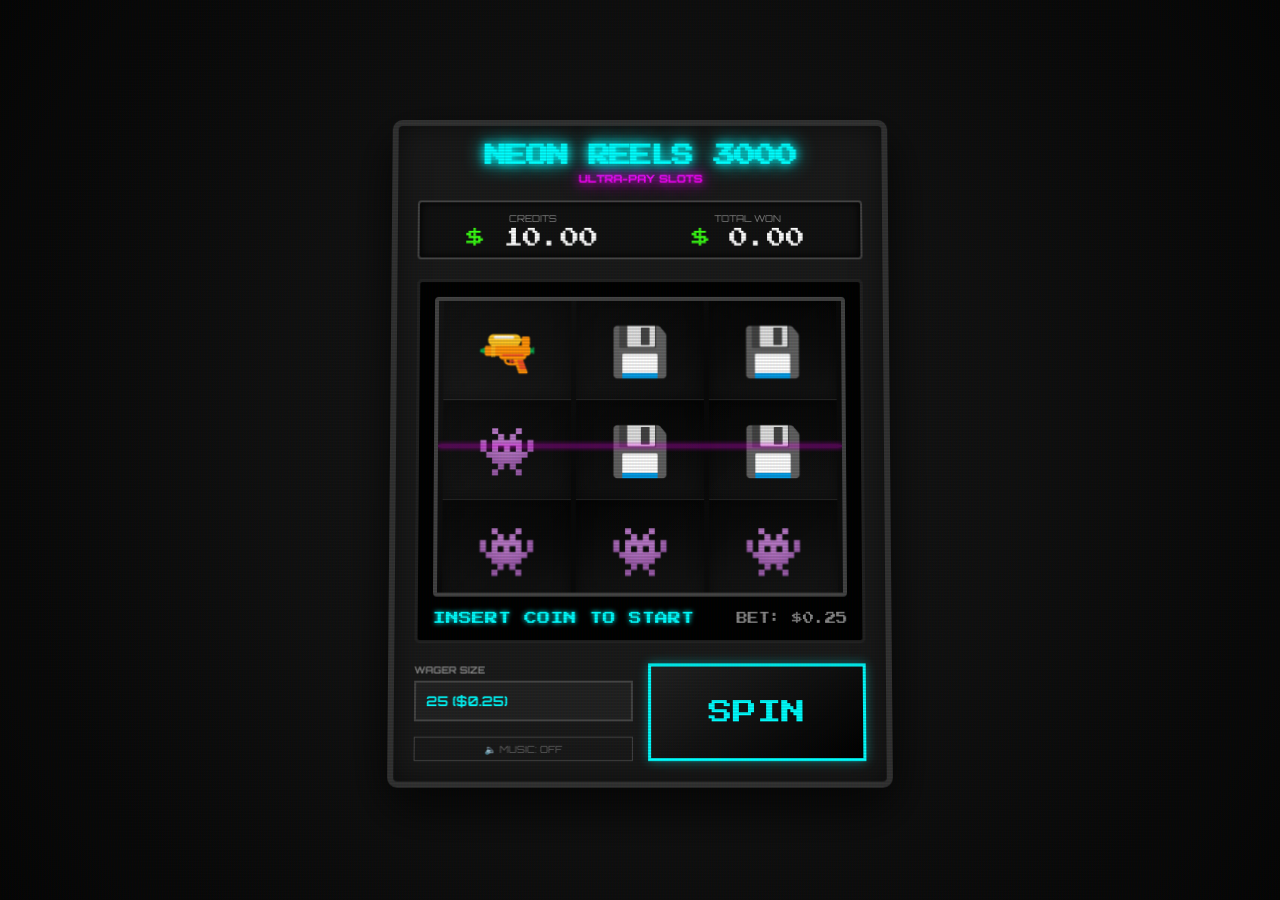
<file: code-runs/angel-candidate/index.html>
<!DOCTYPE html>
<html lang="en">
<head>
    <meta charset="UTF-8">
    <meta name="viewport" content="width=device-width, initial-scale=1.0">
    <title>NEON REELS 3000 | CYBER-ARCADE</title>
    <link rel="preconnect" href="https://fonts.googleapis.com">
    <link rel="preconnect" href="https://fonts.gstatic.com" crossorigin>
    <link href="https://fonts.googleapis.com/css2?family=Press+Start+2P&family=Orbitron:wght@400;700;900&display=swap" rel="stylesheet">
    <link rel="stylesheet" href="styles.css">
</head>
<body>
    <div class="crt-overlay"></div>
    <div class="game-container">
        <header>
            <div class="logo-container">
                <h1 class="neon-text" data-text="NEON REELS 3000">NEON REELS 3000</h1>
                <div class="sub-logo">ULTRA-PAY SLOTS</div>
            </div>
            
            <div class="display-panel">
                <div class="panel-item main-balance">
                    <span class="label">CREDITS</span>
                    <div class="value-wrapper">
                        <span class="unit">$</span>
                        <span id="balance" class="value">10.00</span>
                    </div>
                </div>
                <div class="panel-item total-winnings">
                    <span class="label">TOTAL WON</span>
                    <div class="value-wrapper">
                        <span class="unit">$</span>
                        <span id="total-won" class="value highlight">0.00</span>
                    </div>
                </div>
            </div>
        </header>

        <main class="arcade-cabinet">
            <div class="reels-frame">
                <div class="reels-container">
                    <div class="reel-column" id="column-0">
                        <div class="reel-strip" id="strip-0">
                            <!-- Symbols populated by JS -->
                        </div>
                    </div>
                    <div class="reel-column" id="column-1">
                        <div class="reel-strip" id="strip-1">
                            <!-- Symbols populated by JS -->
                        </div>
                    </div>
                    <div class="reel-column" id="column-2">
                        <div class="reel-strip" id="strip-2">
                            <!-- Symbols populated by JS -->
                        </div>
                    </div>
                    <div class="win-line-overlay"></div>
                </div>
                <div class="glass-glare"></div>
            </div>

            <div class="info-strip">
                <div id="win-display" class="message-display">INSERT COIN TO START</div>
                <div class="bet-info">BET: $<span id="bet">0.25</span></div>
            </div>
        </main>

        <footer>
            <div class="controls-grid">
                <div class="bet-controls">
                    <label for="bet-selector">WAGER SIZE</label>
                    <div class="select-wrapper">
                        <select id="bet-selector">
                            <option value="25">25 ($0.25)</option>
                            <option value="50">50 ($0.50)</option>
                            <option value="75">75 ($0.75)</option>
                            <option value="100">100 ($1.00)</option>
                            <option value="200">200 ($2.00)</option>
                            <option value="500">500 ($5.00)</option>
                            <option value="1000">1000 ($10.00)</option>
                            <option value="2000">2000 ($20.00)</option>
                        </select>
                    </div>
                </div>
                
                <button id="spin-btn" class="spin-btn">
                    <span class="btn-text">SPIN</span>
                    <span class="btn-glow"></span>
                </button>

                <div class="utility-btns">
                    <button id="audio-toggle" class="audio-btn off">
                        <span class="icon">🔈</span> MUSIC: OFF
                    </button>
                </div>
            </div>
        </footer>
    </div>

    <!-- Scripts -->
    <script src="js/slot-machine.js"></script>
    <script src="js/audio-manager.js"></script>
    <script src="js/ui-controller.js"></script>
    <script>
        document.addEventListener('DOMContentLoaded', () => {
            const game = new SlotMachine(1000); // Start with $10.00 (1000 credits)
            const audio = new AudioManager();
            const ui = new UIController(game, audio);
        });
    </script>
</body>
</html>
</file>
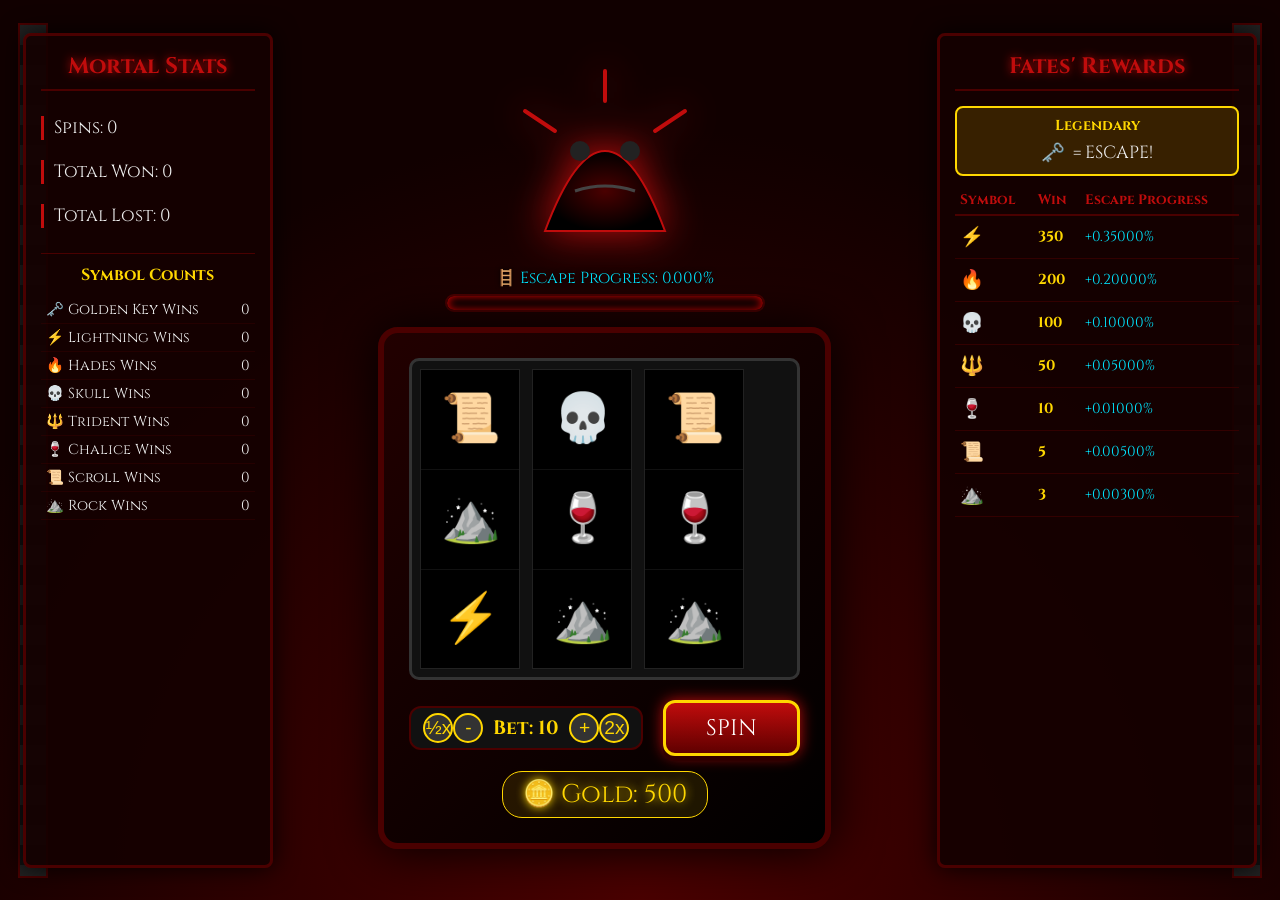
<file: code-runs/ben-candidate/index.html>
<!DOCTYPE html>
<html lang="en">
<head>
    <meta charset="UTF-8">
    <meta name="viewport" content="width=device-width, initial-scale=1.0">
    <title>Escape From the Underworld - Slot Machine</title>
    <link rel="stylesheet" href="styles.css">
    <link href="https://fonts.googleapis.com/css2?family=Cinzel:wght@400;700&family=MedievalSharp&display=swap" rel="stylesheet">
</head>
<body class="underworld-theme">
    <div id="lava-gradient"></div>
    <div id="game-container">
        <!-- Decoration: Columns -->
        <div class="column left-col"></div>
        <div class="column right-col"></div>

        <!-- Left Section: Stats -->
        <aside id="stats-panel" class="panel">
            <h2>Mortal Stats</h2>
            <div class="stat-item">Spins: <span id="stat-spins">0</span></div>
            <div class="stat-item">Total Won: <span id="stat-won">0</span></div>
            <div class="stat-item">Total Lost: <span id="stat-lost">0</span></div>
            
            <div id="symbol-stats-container">
                <h3>Symbol Counts</h3>
                <div id="symbol-stats-list">
                    <!-- Populated by JS -->
                </div>
            </div>
        </aside>

        <!-- Center Section: Main Game -->
        <main id="main-area">
            <div id="hades-container">
                <!-- Generative Hades SVG -->
                <svg id="hades-svg" viewBox="0 0 200 200">
                    <defs>
                        <radialGradient id="face-grad" cx="50%" cy="50%" r="50%">
                            <stop offset="0%" style="stop-color:#4a0000" />
                            <stop offset="100%" style="stop-color:#000" />
                        </radialGradient>
                    </defs>
                    <path d="M40,180 Q100,20 160,180 Z" fill="url(#face-grad)" stroke="#c00c0c" stroke-width="2" />
                    <circle id="eye-l" cx="75" cy="100" r="10" fill="#222" />
                    <circle id="eye-r" cx="125" cy="100" r="10" fill="#222" />
                    <path id="mouth" d="M70,140 Q100,130 130,140" fill="none" stroke="#444" stroke-width="3" />
                    <path d="M20,60 L50,80 M180,60 L150,80 M100,20 L100,50" stroke="#c00c0c" stroke-width="4" stroke-linecap="round" />
                </svg>
                <div id="escape-meter">
                    <div id="escape-label">🪜 Escape Progress: <span id="escape-percent">0.000</span>%</div>
                    <div class="progress-bar"><div id="progress-fill"></div></div>
                </div>
            </div>

            <div id="slot-machine">
                <div class="reels-container">
                    <div class="reel-window">
                        <div class="reel" id="reel-1"></div>
                    </div>
                    <div class="reel-window">
                        <div class="reel" id="reel-2"></div>
                    </div>
                    <div class="reel-window">
                        <div class="reel" id="reel-3"></div>
                    </div>
                    <div id="win-line"></div>
                </div>

                <div id="controls-wrapper">
                    <div id="controls">
                        <div class="bet-controls">
                            <button id="bet-half" class="btn-small">½x</button>
                            <button id="bet-minus" class="btn-small">-</button>
                            <div id="bet-display">Bet: <span id="current-bet">10</span></div>
                            <button id="bet-plus" class="btn-small">+</button>
                            <button id="bet-double" class="btn-small">2x</button>
                        </div>
                        <button id="spin-button" class="btn-large">SPIN</button>
                    </div>
                    <div id="gold-display" class="gold-theme">
                        <span class="coin-icon">🪙</span> Gold: <span id="stat-gold">500</span>
                    </div>
                </div>
            </div>
        </main>

        <!-- Right Section: Paytable -->
        <aside id="paytable-panel" class="panel">
            <h2>Fates' Rewards</h2>
            <div id="legendary-reward">
                <h3>Legendary</h3>
                <div class="reward-row">
                    <span class="sym-icon">🗝️</span>
                    <span class="reward-text">= ESCAPE!</span>
                </div>
            </div>
            <table id="paytable-table">
                <thead>
                    <tr>
                        <th>Symbol</th>
                        <th>Win</th>
                        <th>Escape Progress</th>
                    </tr>
                </thead>
                <tbody id="paytable-body">
                    <!-- Populated by JS -->
                </tbody>
            </table>
        </aside>
    </div>

    <!-- Overlays -->
    <div id="victory-overlay" class="overlay hidden">
        <div class="overlay-content olympus-theme">
            <h1>LIBERATED!</h1>
            <!-- Generative Zeus SVG -->
            <svg id="zeus-svg" viewBox="0 0 200 200" width="200" height="200">
                <circle cx="100" cy="100" r="80" fill="#00e5ff" fill-opacity="0.2" />
                <path d="M40,160 Q100,20 160,160 Z" fill="#fff" stroke="#ffd700" stroke-width="2" />
                <path d="M100,40 L120,80 L80,100 L110,140" fill="none" stroke="#ffd700" stroke-width="5" />
                <circle cx="75" cy="100" r="5" fill="#004e92" />
                <circle cx="125" cy="100" r="5" fill="#004e92" />
            </svg>
            <p>You have escaped the depths of the Underworld!</p>
            <button id="victory-replay" class="btn-large">Ascend Again</button>
        </div>
    </div>

    <div id="gameover-overlay" class="overlay hidden">
        <div class="overlay-content underworld-theme">
            <h1>SOUL CLAIMED</h1>
            <p>Your gold is spent. Hades laughs in the dark.</p>
            <button id="gameover-replay" class="btn-large">Bargain for Soul</button>
        </div>
    </div>

    <script src="script.js"></script>
    <script src="tests.js"></script>
</body>
</html>
</file>
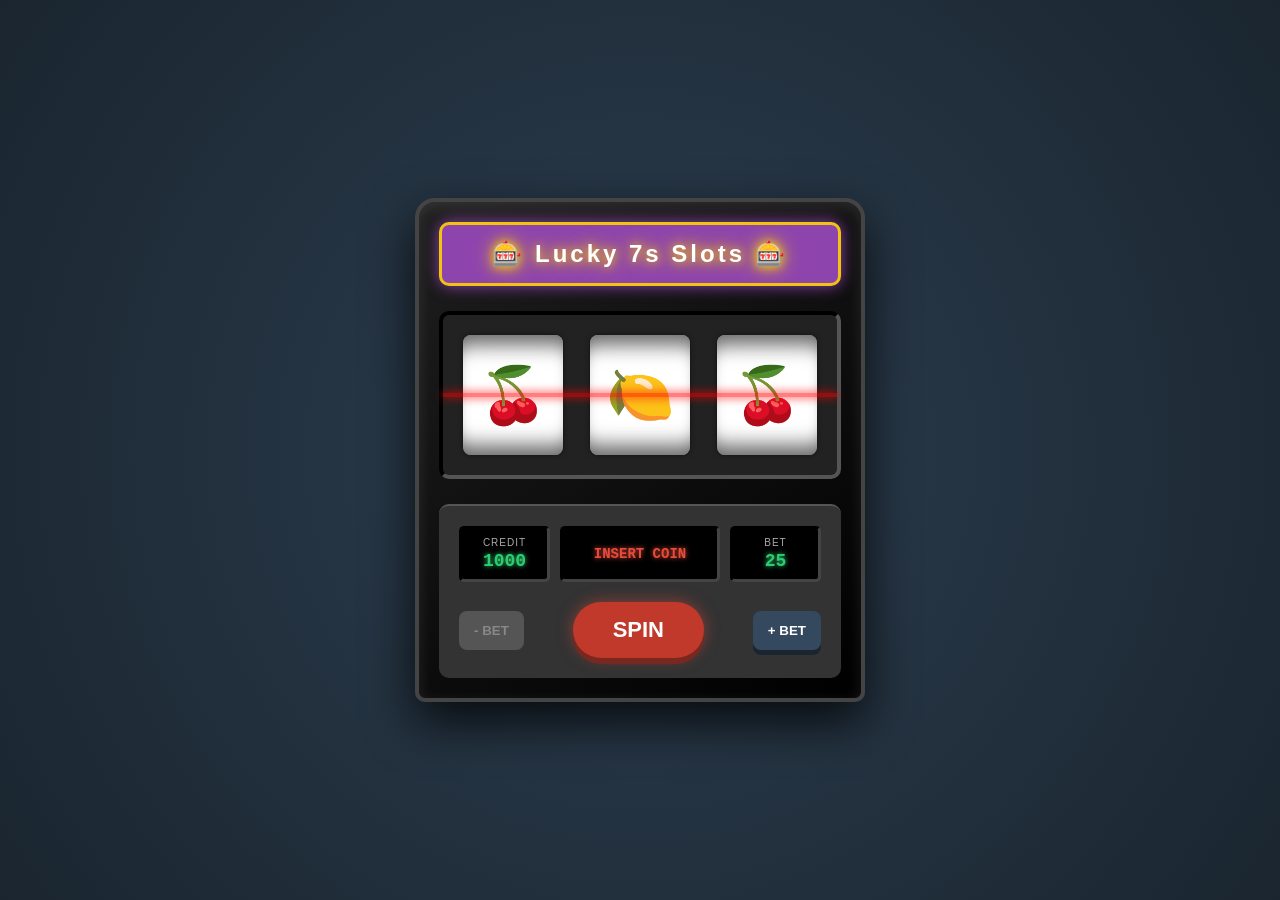
<file: code-runs/brenda-candidate/index.html>
<!DOCTYPE html>
<html lang="en">
<head>
    <meta charset="UTF-8">
    <meta name="viewport" content="width=device-width, initial-scale=1.0">
    <title>Casino Slot Machine</title>
    <link rel="stylesheet" href="style.css">
</head>
<body>

    <div class="machine-cabinet" id="machine">
        <div class="marquee">
            <h1>🎰 Lucky 7s Slots 🎰</h1>
        </div>
        
        <div class="screen-glass">
            <div class="payline"></div>
            <div class="reels-container">
                <div class="reel" id="reel1">🍒</div>
                <div class="reel" id="reel2">🍋</div>
                <div class="reel" id="reel3">🍒</div>
            </div>
        </div>

        <div class="dashboard">
            <div class="displays">
                <div class="led-screen">
                    <span class="label">CREDIT</span>
                    <span id="balance" class="value">10000</span>
                </div>
                
                <div class="led-screen message-screen">
                    <span id="message" class="value msg-text">INSERT COIN</span>
                </div>
                
                <div class="led-screen">
                    <span class="label">BET</span>
                    <span id="bet" class="value">25</span>
                </div>
            </div>

            <div class="controls">
                <button id="btn-decrease-bet" class="control-btn">- BET</button>
                <button id="btn-spin" class="spin-btn">SPIN</button>
                <button id="btn-increase-bet" class="control-btn">+ BET</button>
            </div>
        </div>
    </div>

    <script src="script.js"></script>
    <script src="tests.js"></script>
</body>
</html>
</file>
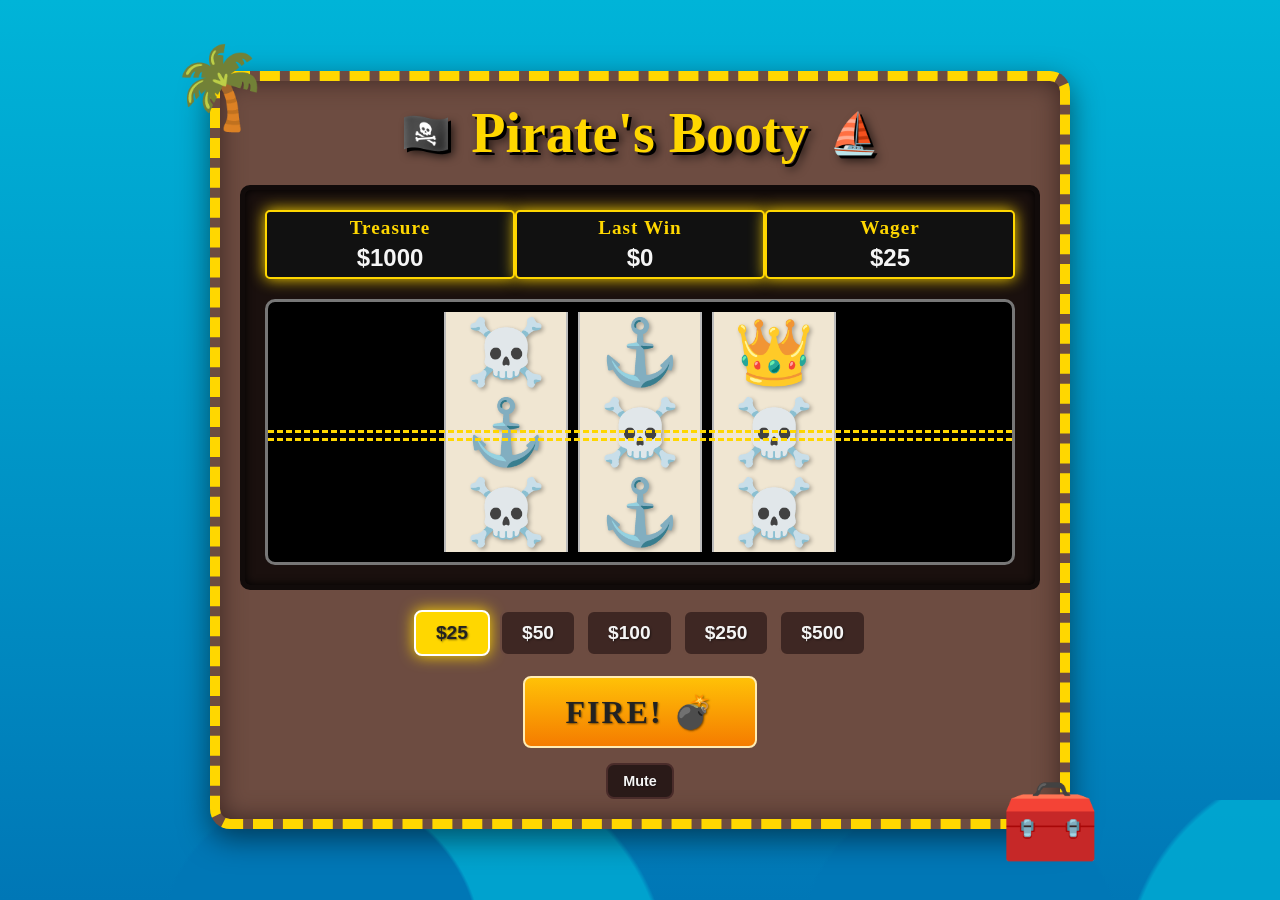
<file: code-runs/kaung-candidate/index.html>
<!DOCTYPE html>
<html lang="en">
<head>
    <meta charset="UTF-8">
    <meta name="viewport" content="width=device-width, initial-scale=1.0">
    <title>Pirate's Booty Slot Machine</title>
    <link rel="stylesheet" href="style.css">
</head>
<body>
    <div id="game-container">
        <header class="game-header">
            <h1><span class="header-icon">🏴‍☠️</span> Pirate's Booty <span class="header-icon">⛵</span></h1>
        </header>

        <div id="slot-machine">
            <div class="displays">
                <div class="display-box">
                    <h2>Treasure</h2>
                    <p id="balance-display">$1000</p>
                </div>
                <div class="display-box">
                    <h2>Last Win</h2>
                    <p id="win-display">$0</p>
                </div>
                <div class="display-box">
                    <h2>Wager</h2>
                    <p id="bet-display">$25</p>
                </div>
            </div>

            <div class="reels">
                <div class="reel" id="reel1"></div>
                <div class="reel" id="reel2"></div>
                <div class="reel" id="reel3"></div>
                <div class="payline"></div>
            </div>
        </div>

        <div id="controls">
            <div class="bet-controls">
                <button class="bet-option" data-bet="25">$25</button>
                <button class="bet-option" data-bet="50">$50</button>
                <button class="bet-option" data-bet="100">$100</button>
                <button class="bet-option" data-bet="250">$250</button>
                <button class="bet-option" data-bet="500">$500</button>
            </div>
            <button id="spin-button">FIRE! 💣</button>
        </div>

        <div id="utility-controls">
            <button id="emergency-deposit-button" class="hidden">Deposit $500</button>
            <button id="mute-button">Mute</button>
        </div>

        <div id="double-down-popup" class="hidden">
            <h2>Double Down?</h2>
            <p>Your bet will double!</p>
            <div id="double-down-timer">3</div>
            <div class="double-down-buttons">
                <button id="double-down-yes">Yes</button>
                <button id="double-down-no">No</button>
            </div>
        </div>

        <div id="splash-container" class="hidden">
            <div id="big-win-splash" class="splash hidden">
                <h2>BIG WIN!</h2>
            </div>
            <div id="jackpot-splash" class="splash hidden">
                <h2>JACKPOT!</h2>
            </div>
        </div>
    <script type="module" src="script.js"></script>
</body>
</html>
</file>
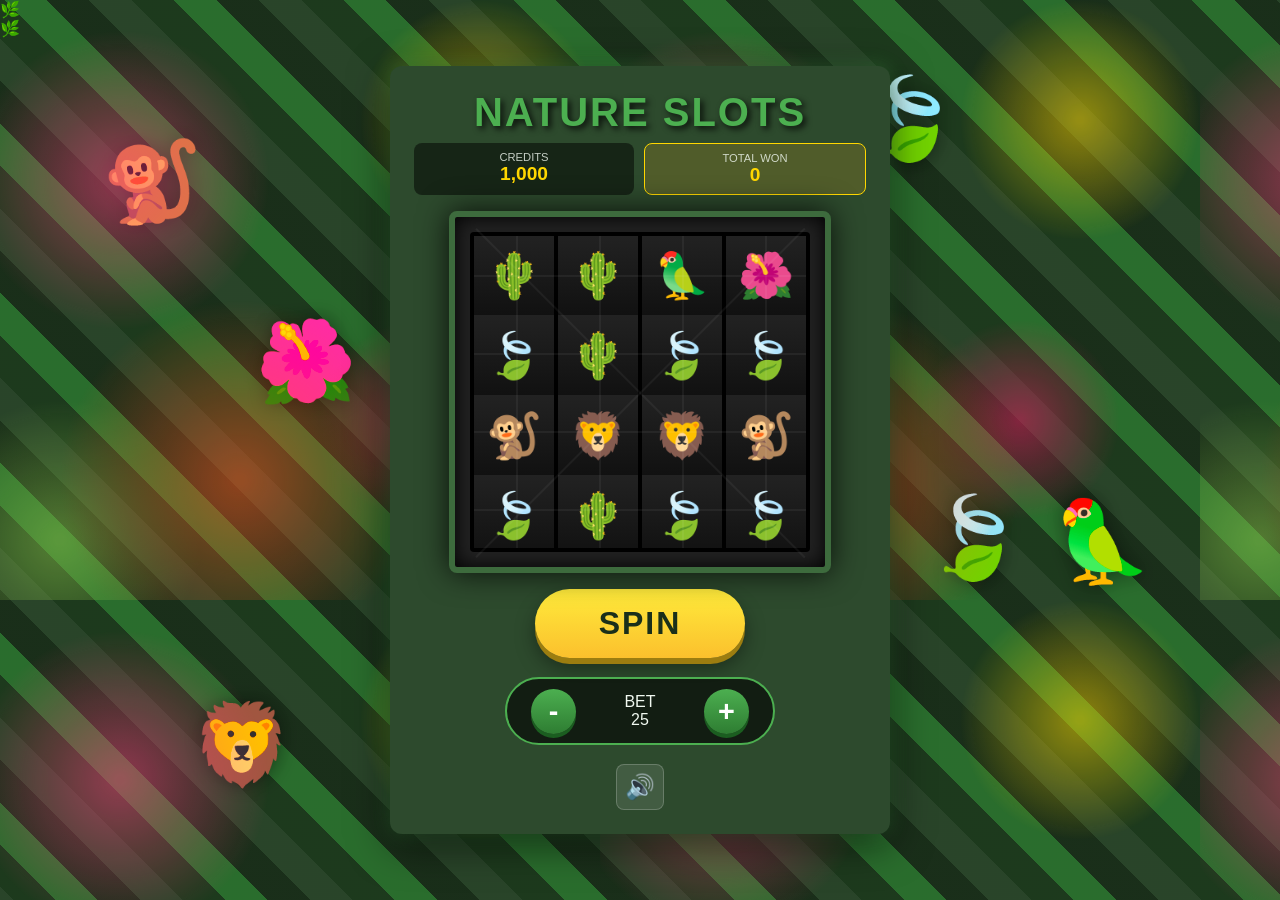
<file: code-runs/sofia-candidate/index.html>
<!DOCTYPE html>
<html lang="en">
<head>
    <meta charset="UTF-8">
    <meta name="viewport" content="width=device-width, initial-scale=1.0">
    <title>Nature Slots - Wild Adventure</title>
    <link rel="stylesheet" href="css/styles.css">
    <link rel="icon" href="data:image/svg+xml,<svg xmlns=%22http://www.w3.org/2000/svg%22 viewBox=%220 0 100 100%22><text y=%22.9em%22 font-size=%2290%22>🦁</text></svg>">
</head>
<body>
    <div class="bg-decorations" aria-hidden="true">
        <div class="vine vine-left">🌿</div>
        <div class="vine vine-right">🌿</div>
        <div class="animal decor-monkey">🐒</div>
        <div class="animal decor-parrot">🦜</div>
        <div class="animal decor-lion">🦁</div>
        <div class="animal decor-flower">🌺</div>
        <div class="animal decor-leaf-1">🍃</div>
        <div class="animal decor-leaf-2">🍃</div>
    </div>
    <main class="game-container">
        <header>
            <h1>NATURE SLOTS</h1>
            <div class="stats">
                <div class="stat-box">
                    <span>CREDITS</span>
                    <span id="balance-display" aria-live="polite">1,000</span>
                </div>
                <div class="stat-box golden">
                    <span>TOTAL WON</span>
                    <span id="total-won-display">0</span>
                </div>
            </div>
        </header>

        <section class="slot-machine" aria-label="Slot Machine Reels">
            <!-- 4x4 Reels -->
            <div class="reel-container" id="reels">
                <div class="reel" data-index="0">
                    <div class="reel-symbols"></div>
                </div>
                <div class="reel" data-index="1">
                    <div class="reel-symbols"></div>
                </div>
                <div class="reel" data-index="2">
                    <div class="reel-symbols"></div>
                </div>
                <div class="reel" data-index="3">
                    <div class="reel-symbols"></div>
                </div>
            </div>
            <div class="paylines-overlay">
                <div class="payline row-0" id="payline-row-0"></div>
                <div class="payline row-1" id="payline-row-1"></div>
                <div class="payline row-2" id="payline-row-2"></div>
                <div class="payline row-3" id="payline-row-3"></div>
                <div class="payline col-0" id="payline-col-0"></div>
                <div class="payline col-1" id="payline-col-1"></div>
                <div class="payline col-2" id="payline-col-2"></div>
                <div class="payline col-3" id="payline-col-3"></div>
                <div class="payline diag-1" id="payline-diag-1"></div>
                <div class="payline diag-2" id="payline-diag-2"></div>
            </div>
        </section>

        <section class="controls">
            <button id="spin-button" class="btn-spin" aria-label="Spin Reels">SPIN</button>

            <div class="bet-controls">
                <button id="bet-decrease" aria-label="Decrease Bet" class="btn-control">-</button>
                <div class="bet-display">
                    <span>BET</span>
                    <span id="current-bet-display">25</span>
                </div>
                <button id="bet-increase" aria-label="Increase Bet" class="btn-control">+</button>
            </div>
            
            <div class="extra-controls">
                <button id="mute-toggle" aria-label="Toggle Mute" class="btn-icon">🔊</button>
            </div>
        </section>

        <div id="small-win-overlay" class="small-win-overlay hidden">
            <div class="small-win-content">
                <div class="win-bird">🦜</div>
                <h3>Nice!</h3>
                <div id="small-win-amount">0</div>
            </div>
        </div>

        <div id="rain-container" class="rain-container"></div>

        <div id="win-overlay" class="win-overlay hidden">
            <div class="win-content">
                <div class="win-lion">🦁</div>
                <h2 id="win-message">WIN!</h2>
                <div id="win-amount">0</div>
            </div>
        </div>

        <div id="error-message" class="error-toast hidden" role="alert"></div>
    </main>

    <script type="module" src="js/main.js"></script>
</body>
</html>
</file>
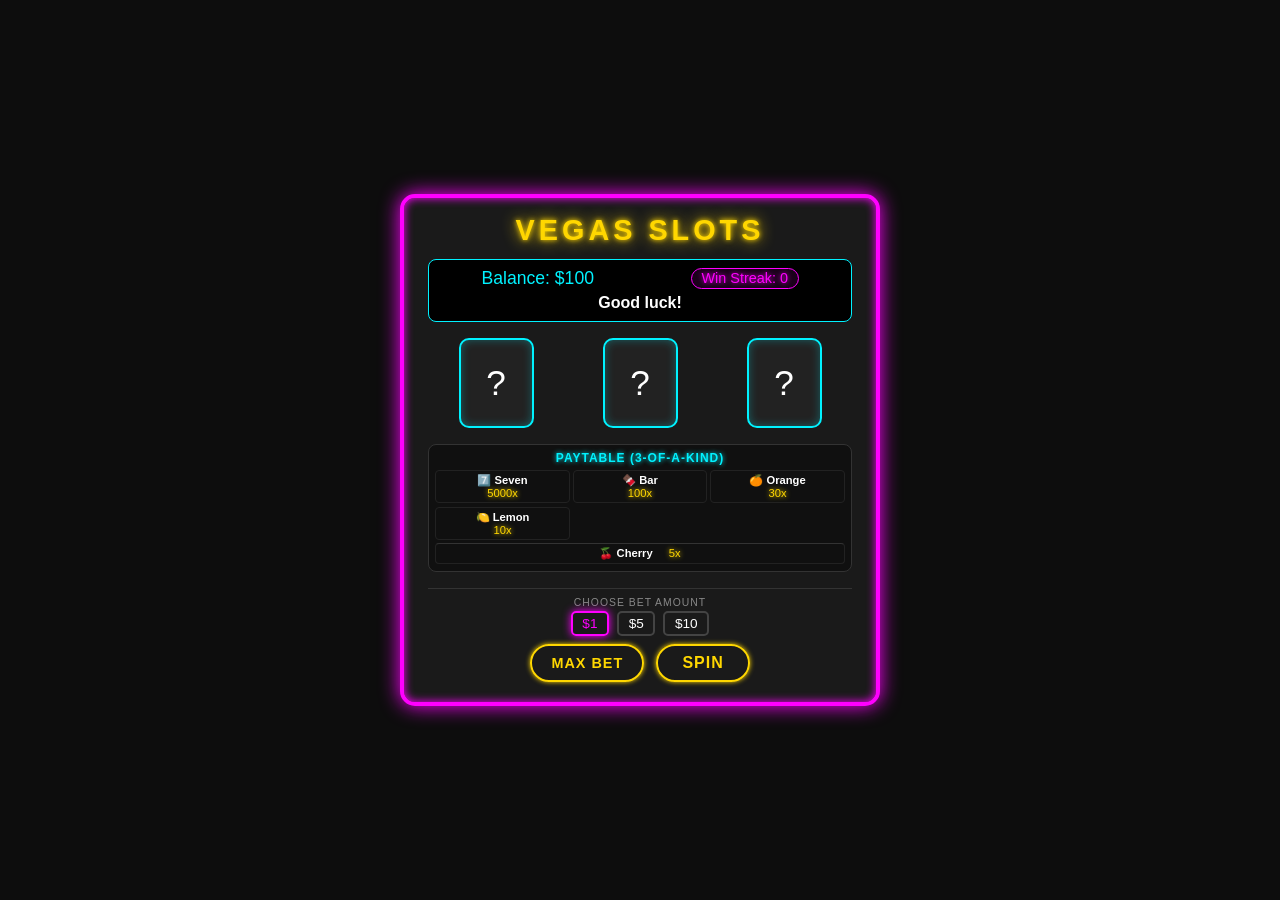
<file: code-runs/yannis-candidate/index.html>
<!DOCTYPE html>
<html lang="en">
<head>
    <meta charset="UTF-8">
    <meta name="viewport" content="width=device-width, initial-scale=1.0">
    <title>Vegas Neon Slots</title>
    <link rel="stylesheet" href="style.css">
</head>
<body>
    <main class="game-container">
        <header>
            <h1 class="neon-text">VEGAS SLOTS</h1>
        </header>

        <section class="display-panel" aria-label="Game Status">
            <div class="balance-info">
                <div class="balance-display">
                    Balance: <span id="balance-amount" aria-live="polite">$100</span>
                </div>
                <div class="streak-display">
                    Win Streak: <span id="win-streak">0</span>
                </div>
            </div>
            <div id="status-message" class="status-message" aria-live="polite">Good luck!</div>
            <!-- Visually hidden live region for important announcements -->
            <div id="aria-announcer" class="visually-hidden" aria-live="assertive"></div>
        </section>

        <section class="slot-machine" aria-label="Slot Machine Reels">
            <div class="reel" id="reel-1" aria-label="Reel 1">?</div>
            <div class="reel" id="reel-2" aria-label="Reel 2">?</div>
            <div class="reel" id="reel-3" aria-label="Reel 3">?</div>
        </section>

        <section class="paytable" aria-label="Paytable">
            <h2 class="neon-text-small">PAYTABLE (3-OF-A-KIND)</h2>
            <div class="paytable-grid" id="paytable-grid">
                <div class="pay-row"><span>7️⃣ Seven</span> <span>5000x</span></div>
                <div class="pay-row"><span>🍫 Bar</span> <span>100x</span></div>
                <div class="pay-row"><span>🍊 Orange</span> <span>30x</span></div>
                <div class="pay-row"><span>🍋 Lemon</span> <span>10x</span></div>
                <div class="pay-row"><span>🍒 Cherry</span> <span>5x</span></div>
            </div>
        </section>

        <section class="controls">
            <form id="bet-form">
                <fieldset class="bet-options">
                    <legend>Choose Bet Amount</legend>
                    <label>
                        <input type="radio" name="bet" value="1" checked aria-label="Bet $1">
                        <span aria-hidden="true">$1</span>
                    </label>
                    <label>
                        <input type="radio" name="bet" value="5" aria-label="Bet $5">
                        <span aria-hidden="true">$5</span>
                    </label>
                    <label>
                        <input type="radio" name="bet" value="10" aria-label="Bet $10">
                        <span aria-hidden="true">$10</span>
                    </label>
                </fieldset>
                <div class="actions">
                    <button type="button" id="max-bet-button" class="spin-btn max-btn" aria-label="Bet maximum amount and spin">MAX BET</button>
                    <button type="button" id="spin-button" class="spin-btn" aria-label="Spin the reels">SPIN</button>
                </div>
                <button type="button" id="reset-button" class="spin-btn hidden" aria-label="Reset the game and balance">RESET GAME</button>
            </form>
        </section>
    </main>
    <script src="script.js"></script>
</body>
</html>
</file>
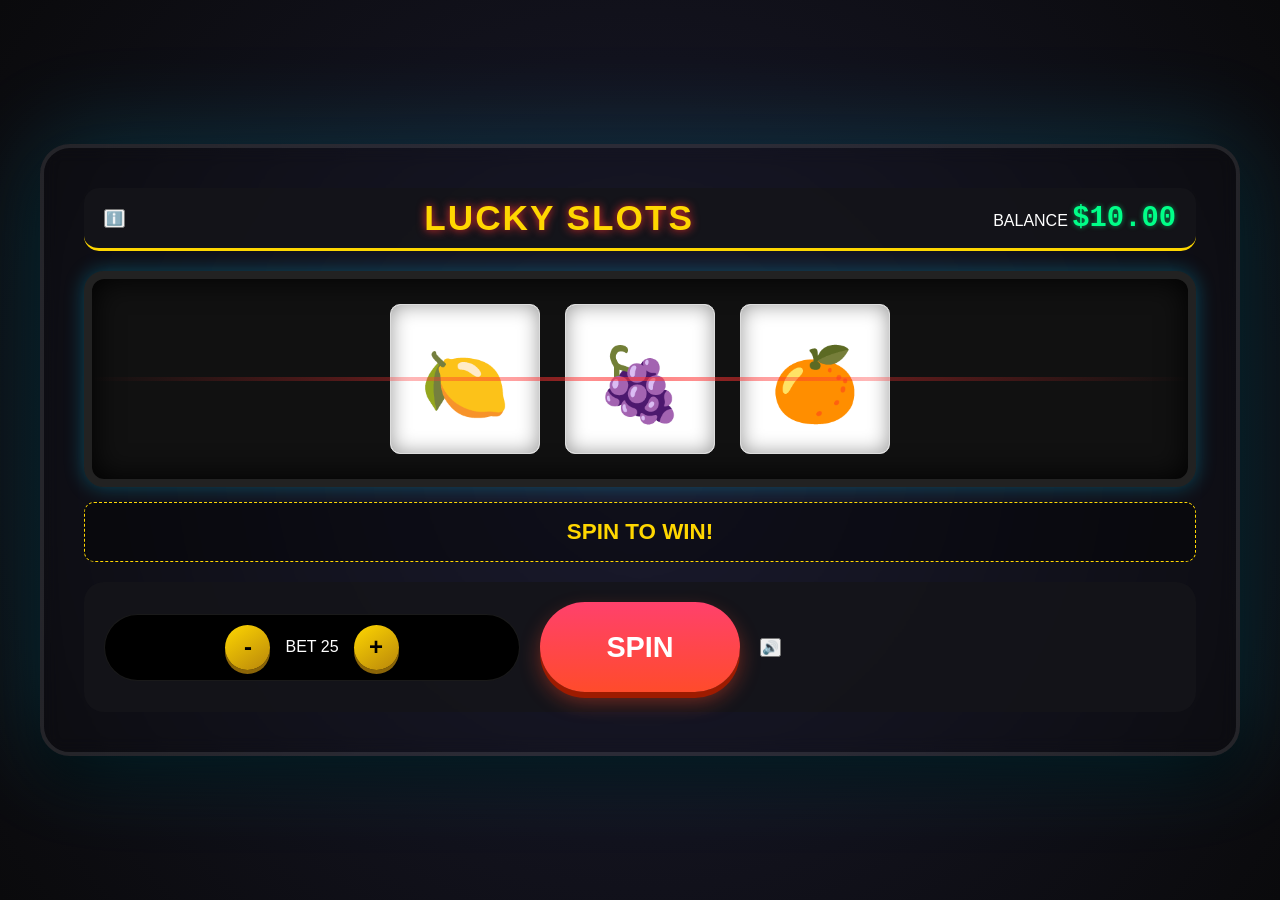
<file: code-runs/lucien-candidate/slot-machine-app/index.html>
<!DOCTYPE html>
<html lang="en">
<head>
    <meta charset="UTF-8">
    <meta name="viewport" content="width=device-width, initial-scale=1.0">
    <title>🎰 1-Cent Slot Machine</title>
    <link rel="stylesheet" href="style.css">
</head>
<body>
    <div class="game-container">
        <header>
            <button id="info-btn" class="icon-btn" title="Pay Table">ℹ️</button>
            <h1>LUCKY SLOTS</h1>
            <div class="balance-container">
                <span class="label">BALANCE</span>
                <span id="balance-display">$10.00</span>
            </div>
        </header>

        <!-- Pay Table Modal -->
        <div id="pay-table-modal" class="modal">
            <div class="modal-content">
                <span class="close-btn">&times;</span>
                <h2>🎰 PAY TABLE</h2>
                <p class="payout-note">Payouts shown for minimum bet (25)</p>
                <div class="pay-grid" id="pay-grid">
                    <!-- Populated by JS -->
                </div>
                <div class="rules-section">
                    <h3>RULES</h3>
                    <ul>
                        <li>3 symbols match: 100% Payout</li>
                        <li>2 symbols match (L to R): 40% Payout</li>
                        <li>🍒 Cherry anywhere: Bonus Win!</li>
                        <li>All wins scale with your bet level.</li>
                    </ul>
                </div>
            </div>
        </div>

        <main class="slot-machine">
            <div class="reels-container">
                <div class="reel" id="reel-1">
                    <div class="reel-strip"></div>
                </div>
                <div class="reel" id="reel-2">
                    <div class="reel-strip"></div>
                </div>
                <div class="reel" id="reel-3">
                    <div class="reel-strip"></div>
                </div>
                <div class="payline"></div>
            </div>

            <div class="win-display" id="win-display">
                <span id="win-message">SPIN TO WIN!</span>
            </div>
        </main>

        <section class="controls">
            <div class="bet-controls">
                <button id="decrease-bet" class="control-btn">-</button>
                <div class="bet-info">
                    <span class="label">BET</span>
                    <span id="bet-display">25</span>
                </div>
                <button id="increase-bet" class="control-btn">+</button>
            </div>
            
            <button id="spin-button" class="spin-btn">SPIN</button>

            <div class="audio-controls">
                <button id="mute-toggle" class="icon-btn">🔊</button>
            </div>
        </section>
    </div>

    <script src="audio.js"></script>
    <script src="script.js"></script>
</body>
</html>
</file>
<file: code-runs/angel-candidate/styles.css>
/* NEON REELS 3000 - Cyberpunk 8-Bit Aesthetic */

:root {
    --neon-pink: #ff00ff;
    --neon-blue: #00ffff;
    --neon-purple: #9d00ff;
    --neon-green: #39ff14;
    --dark-bg: #050505;
    --cabinet-bg: #1a1a1a;
    --panel-bg: #111111;
    --font-arcade: 'Press Start 2P', cursive;
    --font-tech: 'Orbitron', sans-serif;
    --glow: 0 0 10px var(--neon-blue), 0 0 20px var(--neon-blue);
    --pink-glow: 0 0 10px var(--neon-pink), 0 0 20px var(--neon-pink);
    --purple-glow: 0 0 15px var(--neon-purple);
}

* {
    box-sizing: border-box;
    margin: 0;
    padding: 0;
    cursor: default;
}

body {
    background: radial-gradient(circle at center, #1a1a1a 0%, #050505 100%);
    color: #fff;
    font-family: var(--font-tech);
    display: flex;
    justify-content: center;
    align-items: center;
    min-height: 100vh;
    overflow: hidden;
    perspective: 1000px;
}

/* CRT Effects */
.crt-overlay {
    position: fixed;
    top: 0;
    left: 0;
    width: 100vw;
    height: 100vh;
    background: linear-gradient(rgba(18, 16, 16, 0) 50%, rgba(0, 0, 0, 0.1) 50%),
                linear-gradient(90deg, rgba(255, 0, 0, 0.03), rgba(0, 255, 0, 0.01), rgba(0, 0, 255, 0.03));
    background-size: 100% 3px, 3px 100%;
    pointer-events: none;
    z-index: 100;
    animation: flicker 0.15s infinite;
}

@keyframes flicker {
    0% { opacity: 0.9; }
    50% { opacity: 1; }
    100% { opacity: 0.95; }
}

.game-container {
    width: 95vw;
    max-width: 500px;
    background: var(--cabinet-bg);
    border: 6px solid #333;
    border-radius: 10px;
    padding: 20px;
    box-shadow: 0 20px 50px rgba(0,0,0,0.8), 
                inset 0 0 30px rgba(0,0,0,0.5);
    position: relative;
    transform: rotateX(2deg);
}

/* Header & Display */
header {
    margin-bottom: 20px;
}

.logo-container {
    text-align: center;
    margin-bottom: 15px;
}

.neon-text {
    font-family: var(--font-arcade);
    font-size: 1.4rem;
    color: var(--neon-blue);
    text-shadow: var(--glow);
    letter-spacing: -1px;
    position: relative;
    animation: pulseGlow 2s infinite alternate;
}

@keyframes pulseGlow {
    from { text-shadow: 0 0 5px var(--neon-blue); }
    to { text-shadow: 0 0 20px var(--neon-blue), 0 0 30px var(--neon-blue); }
}

.sub-logo {
    font-family: var(--font-tech);
    font-size: 0.7rem;
    color: var(--neon-pink);
    text-shadow: var(--pink-glow);
    font-weight: 900;
    margin-top: 5px;
}

.display-panel {
    display: grid;
    grid-template-columns: 1fr 1fr;
    gap: 10px;
    background: var(--panel-bg);
    padding: 10px;
    border: 2px solid #444;
    border-radius: 4px;
    box-shadow: inset 0 0 10px #000;
}

.panel-item {
    display: flex;
    flex-direction: column;
    align-items: center;
}

.label {
    font-size: 0.6rem;
    color: #888;
    margin-bottom: 5px;
}

.value-wrapper {
    font-family: var(--font-arcade);
    font-size: 1.2rem;
}

.unit {
    color: var(--neon-green);
}

.value {
    color: #fff;
}

.value.highlight {
    color: var(--neon-pink);
}

/* Arcade Cabinet Main Area */
.arcade-cabinet {
    background: #000;
    padding: 15px;
    border: 3px solid #222;
    border-radius: 5px;
    position: relative;
}

.reels-frame {
    background: #080808;
    border: 4px solid #444;
    border-radius: 4px;
    overflow: hidden;
    position: relative;
    height: 300px;
}

.reels-container {
    display: flex;
    height: 100%;
    gap: 5px;
    padding: 0 5px;
}

.reel-column {
    flex: 1;
    position: relative;
    background: #0a0a0a;
    overflow: hidden;
}

.reel-strip {
    display: flex;
    flex-direction: column;
    transition: transform 2s cubic-bezier(0.45, 0.05, 0.55, 0.95);
}

.symbol {
    height: 100px;
    display: flex;
    justify-content: center;
    align-items: center;
    font-size: 3rem;
    background: linear-gradient(0deg, #111 0%, #050505 100%);
    border-bottom: 1px solid #222;
    box-shadow: inset 0 0 15px rgba(0,0,0,0.5);
}

.glass-glare {
    position: absolute;
    top: 0;
    left: 0;
    width: 100%;
    height: 100%;
    background: linear-gradient(135deg, rgba(255,255,255,0.05) 0%, rgba(255,255,255,0) 50%, rgba(255,255,255,0.02) 100%);
    pointer-events: none;
}

.win-line-overlay {
    position: absolute;
    top: 50%;
    left: 0;
    width: 100%;
    height: 2px;
    background: rgba(255, 0, 255, 0.3);
    transform: translateY(-50%);
    pointer-events: none;
    z-index: 5;
    box-shadow: 0 0 5px var(--neon-pink);
}

/* Info Strip */
.info-strip {
    margin-top: 15px;
    display: flex;
    justify-content: space-between;
    align-items: center;
    font-family: var(--font-arcade);
}

.message-display {
    font-size: 0.8rem;
    color: var(--neon-blue);
    text-shadow: 0 0 5px var(--neon-blue);
}

.bet-info {
    font-size: 0.7rem;
    color: #888;
}

/* Controls */
footer {
    margin-top: 20px;
}

.controls-grid {
    display: grid;
    grid-template-columns: 1fr 1fr;
    gap: 15px;
}

.bet-controls {
    display: flex;
    flex-direction: column;
    gap: 5px;
}

.bet-controls label {
    font-size: 0.6rem;
    color: #888;
    font-weight: 700;
}

.select-wrapper {
    position: relative;
}

select {
    width: 100%;
    padding: 10px;
    background: #222;
    border: 2px solid #444;
    color: var(--neon-blue);
    font-family: var(--font-tech);
    font-weight: 700;
    outline: none;
    appearance: none;
}

.spin-btn {
    grid-row: span 2;
    background: linear-gradient(145deg, #222, #000);
    border: 3px solid var(--neon-blue);
    color: var(--neon-blue);
    font-family: var(--font-arcade);
    font-size: 1.5rem;
    position: relative;
    overflow: hidden;
    transition: all 0.3s ease;
    box-shadow: 0 0 10px rgba(0, 255, 255, 0.4);
}

.spin-btn:hover {
    background: #333;
    box-shadow: 0 0 25px var(--neon-blue), inset 0 0 10px var(--neon-blue);
    transform: scale(1.05);
}

.spin-btn:active {
    transform: scale(0.95);
    background: var(--neon-blue);
    color: #000;
}

.utility-btns {
    grid-column: 1;
}

.audio-btn {
    background: none;
    border: 1px solid #444;
    color: #666;
    padding: 5px;
    font-size: 0.6rem;
    width: 100%;
    font-family: var(--font-tech);
}

.audio-btn:not(.off) {
    border-color: var(--neon-pink);
    color: var(--neon-pink);
    text-shadow: 0 0 5px var(--neon-pink);
}

/* Animations */
@keyframes shake {
    0%, 100% { transform: translateX(0); }
    10%, 30%, 50%, 70%, 90% { transform: translateX(-5px); }
    20%, 40%, 60%, 80% { transform: translateX(5px); }
}

.screen-shake {
    animation: shake 0.5s cubic-bezier(.36,.07,.19,.97) both;
}

@keyframes flash {
    0% { opacity: 1; filter: brightness(1); }
    50% { opacity: 0.5; filter: brightness(3); }
    100% { opacity: 1; filter: brightness(1); }
}

.winning-symbol {
    animation: flash 0.3s infinite;
    z-index: 10;
    border: 2px solid var(--neon-pink) !important;
    box-shadow: inset 0 0 20px var(--neon-pink);
}

.pulse-glow {
    animation: pulse 2s infinite alternate;
}

@keyframes pulse {
    from { text-shadow: 0 0 5px var(--neon-blue); }
    to { text-shadow: 0 0 20px var(--neon-blue), 0 0 30px var(--neon-blue); }
}
</file>
<file: code-runs/ben-candidate/styles.css>
:root {
    --bg-color: #0b0101;
    --panel-bg: rgba(20, 0, 0, 0.9);
    --accent-red: #c00c0c;
    --accent-gold: #ffd700;
    --accent-blue: #00e5ff;
    --text-color: #eee;
    --border-color: #4a0000;
    --font-main: 'Cinzel', serif;
    --font-alt: 'MedievalSharp', cursive;
}

* {
    box-sizing: border-box;
    margin: 0;
    padding: 0;
}

body {
    background-color: var(--bg-color);
    color: var(--text-color);
    font-family: var(--font-main);
    overflow: hidden;
    height: 100vh;
    display: flex;
    justify-content: center;
    align-items: center;
    position: relative;
}

/* Dynamic Lava Background */
#lava-gradient {
    position: absolute;
    top: 0;
    left: 0;
    width: 100%;
    height: 100%;
    background: radial-gradient(circle at 50% 100%, #4a0000, #110000 70%);
    z-index: -1;
    animation: lava-flow 10s ease-in-out infinite alternate;
}

@keyframes lava-flow {
    0% { background-position: 0% 100%; filter: hue-rotate(0deg); }
    100% { background-position: 100% 100%; filter: hue-rotate(10deg); }
}

#game-container {
    display: grid;
    grid-template-columns: minmax(200px, 250px) 1fr minmax(250px, 320px);
    gap: 20px;
    width: 98vw;
    height: 95vh;
    padding: 10px;
    position: relative;
}

/* Decorations */
.column {
    position: absolute;
    width: 30px;
    height: 100%;
    background: repeating-linear-gradient(to bottom, #222, #222 20px, #111 20px, #111 40px);
    border: 2px solid var(--border-color);
    z-index: -1;
}
.left-col { left: 5px; }
.right-col { right: 5px; }

.panel {
    background: var(--panel-bg);
    border: 3px solid var(--border-color);
    padding: 15px;
    border-radius: 8px;
    box-shadow: 0 0 25px rgba(0,0,0,0.9);
    display: flex;
    flex-direction: column;
}

h2 {
    color: var(--accent-red);
    text-align: center;
    margin-bottom: 15px;
    border-bottom: 2px solid var(--border-color);
    padding-bottom: 8px;
    text-shadow: 0 0 10px var(--accent-red);
    font-size: 1.4rem;
}

.stat-item {
    margin: 10px 0;
    font-size: 1.1rem;
    border-left: 3px solid var(--accent-red);
    padding-left: 10px;
}

#symbol-stats-container {
    margin-top: 15px;
    border-top: 1px solid var(--border-color);
    padding-top: 10px;
    flex-grow: 1;
    overflow-y: auto;
}

#symbol-stats-container h3 {
    font-size: 1rem;
    color: var(--accent-gold);
    margin-bottom: 10px;
    text-align: center;
}

.symbol-stat-row {
    display: flex;
    justify-content: space-between;
    padding: 4px 5px;
    font-size: 0.9rem;
    border-bottom: 1px solid rgba(74, 0, 0, 0.3);
}

#main-area {
    display: flex;
    flex-direction: column;
    align-items: center;
    justify-content: center;
    transform-origin: center;
}

/* Responsive Scaling for Main Area */
@media (max-height: 850px) { #main-area { transform: scale(0.95); } }
@media (max-height: 750px) { #main-area { transform: scale(0.85); } }
@media (max-height: 650px) { #main-area { transform: scale(0.75); } }

#hades-container {
    text-align: center;
    margin-bottom: 15px;
}

#hades-svg {
    width: 200px;
    height: 200px;
    filter: drop-shadow(0 0 20px var(--accent-red));
    transition: all 0.2s ease;
}

/* Hades Expressions */
.hades-concern #eye-l, .hades-concern #eye-r { fill: #ff0; r: 12; }
.hades-concern #mouth { d: path("M80,140 Q100,150 120,140"); stroke: #ff0; }

.hades-happy #eye-l, .hades-happy #eye-r { fill: var(--accent-red); r: 14; }
.hades-happy #mouth { d: path("M70,130 Q100,160 130,130"); stroke: var(--accent-red); }

.hades-angry #eye-l, .hades-angry #eye-r { fill: #f00; r: 15; }
.hades-angry #mouth { d: path("M75,150 Q100,140 125,150"); stroke: #f00; stroke-width: 5; }
.hades-angry { animation: small-shake 0.2s infinite; }

.hades-furious { animation: shake 0.1s infinite; filter: invert(1) drop-shadow(0 0 30px #fff) !important; }
.hades-furious #eye-l, .hades-furious #eye-r { fill: #000; r: 18; }
.hades-furious #mouth { d: path("M80,130 Q100,180 120,130 Z"); fill: #000; }

@keyframes small-shake {
    0% { transform: translate(1px, 1px); }
    100% { transform: translate(-1px, -1px); }
}

@keyframes shake {
    0% { transform: translate(3px, 3px); }
    50% { transform: translate(-3px, -3px); }
    100% { transform: translate(3px, -3px); }
}

#escape-meter {
    width: 320px;
    margin-top: 10px;
}

#escape-label {
    margin-bottom: 5px;
    font-size: 1rem;
    color: var(--accent-blue);
    text-shadow: 0 0 5px #000;
    text-align: center;
}

.progress-bar {
    width: 100%;
    height: 18px;
    background: #000;
    border: 2px solid var(--border-color);
    border-radius: 9px;
    overflow: hidden;
    box-shadow: inset 0 0 10px #f00;
}

#progress-fill {
    width: 2.5%;
    height: 100%;
    background: linear-gradient(90deg, #600, var(--accent-red), var(--accent-blue));
    transition: width 0.5s ease-out;
}

#slot-machine {
    background: linear-gradient(135deg, #200, #000);
    padding: 25px;
    border: 6px solid #4a0000;
    border-radius: 20px;
    box-shadow: 0 0 50px #000;
    position: relative;
}

.reels-container {
    display: flex;
    gap: 12px;
    background: #111;
    padding: 8px;
    border: 3px solid #333;
    border-radius: 10px;
    position: relative;
}

.reel-window {
    width: 100px;
    height: 300px; /* 3 symbols */
    overflow: hidden;
    background: #000;
    border: 1px solid #222;
}

.reel {
    display: flex;
    flex-direction: column;
}

.symbol {
    width: 100px;
    height: 100px;
    display: flex;
    justify-content: center;
    align-items: center;
    font-size: 3rem;
    border-bottom: 1px solid #111;
}

#win-line {
    position: absolute;
    top: 50%;
    left: 0;
    width: 100%;
    height: 6px;
    background: transparent;
    transform: translateY(-50%);
    pointer-events: none;
    z-index: 10;
}

.winning-line {
    background: rgba(255, 215, 0, 0.4);
    box-shadow: 0 0 30px #ffd700;
    animation: flash 0.3s infinite;
}

@keyframes flash {
    50% { opacity: 0.3; }
}

#controls-wrapper {
    margin-top: 20px;
    display: flex;
    flex-direction: column;
    align-items: center;
    gap: 15px;
}

#controls {
    display: flex;
    gap: 20px;
    align-items: center;
}

.bet-controls {
    display: flex;
    align-items: center;
    background: #111;
    border: 2px solid var(--border-color);
    border-radius: 12px;
    padding: 5px 12px;
}

#bet-display {
    margin: 0 10px;
    font-size: 1.2rem;
    color: var(--accent-gold);
    font-weight: bold;
}

#gold-display {
    font-size: 1.6rem;
    color: var(--accent-gold);
    text-shadow: 0 0 10px var(--accent-gold);
    padding: 5px 20px;
    background: rgba(255, 215, 0, 0.1);
    border-radius: 20px;
    border: 1px solid var(--accent-gold);
}

.btn-small {
    background: #333;
    color: var(--accent-gold);
    border: 2px solid var(--accent-gold);
    width: 30px;
    height: 30px;
    border-radius: 50%;
    cursor: pointer;
    font-size: 1.2rem;
    transition: 0.2s;
    display: flex;
    justify-content: center;
    align-items: center;
}
.btn-small:hover { background: var(--accent-gold); color: #000; }

.btn-large {
    background: linear-gradient(to bottom, #c00c0c, #600000);
    color: white;
    padding: 10px 40px;
    font-family: var(--font-main);
    font-size: 1.4rem;
    border: 3px solid var(--accent-gold);
    border-radius: 12px;
    cursor: pointer;
    box-shadow: 0 5px 0 #300000, 0 0 15px var(--accent-red);
    transition: transform 0.1s;
}

.btn-large:active { transform: translateY(3px); box-shadow: 0 2px 0 #300000; }
.btn-large:disabled { filter: grayscale(1); cursor: not-allowed; box-shadow: none; }

#legendary-reward {
    background: rgba(255, 215, 0, 0.15);
    border: 2px solid var(--accent-gold);
    border-radius: 8px;
    padding: 8px;
    margin-bottom: 10px;
    text-align: center;
}

#legendary-reward h3 {
    color: var(--accent-gold);
    font-size: 0.9rem;
    margin-bottom: 5px;
}

.reward-row {
    display: flex;
    justify-content: center;
    align-items: center;
    gap: 8px;
    font-size: 1.1rem;
}

#paytable-table {
    width: 100%;
    border-collapse: collapse;
}

#paytable-table th {
    text-align: left;
    color: var(--accent-red);
    border-bottom: 2px solid var(--border-color);
    padding: 5px;
    font-size: 0.85rem;
}

#paytable-table td {
    padding: 8px 5px;
    border-bottom: 1px solid #300;
    font-size: 0.9rem;
}

.sym-icon { font-size: 1.2rem; }
.win-val { color: var(--accent-gold); font-weight: bold; }
.esc-val { color: var(--accent-blue); }

/* Overlays */
.overlay {
    position: fixed;
    top: 0;
    left: 0;
    width: 100%;
    height: 100%;
    background: rgba(0,0,0,0.95);
    display: flex;
    justify-content: center;
    align-items: center;
    z-index: 100;
}

.hidden { display: none; }

.overlay-content {
    text-align: center;
    padding: 40px;
    border-radius: 30px;
    max-width: 600px;
}

.olympus-theme {
    background: radial-gradient(circle, #004e92, #000428);
    border: 6px solid var(--accent-blue);
    box-shadow: 0 0 80px var(--accent-blue);
    color: white;
}

/* Animations */
.spinning {
    animation: reel-spin 0.3s linear infinite;
    filter: blur(8px);
}

@keyframes reel-spin {
    from { transform: translateY(0); }
    to { transform: translateY(-300px); }
}

.win-flash {
    animation: screen-flash 0.4s ease-in-out 3;
}

@keyframes screen-flash {
    50% { background-color: rgba(255, 255, 255, 0.15); }
}
</file>
<file: code-runs/brenda-candidate/style.css>
/* Reset and Base Styles */
* {
    box-sizing: border-box;
    margin: 0;
    padding: 0;
}

body {
    font-family: 'Arial', sans-serif;
    /* Dark, patterned carpet vibe */
    background: radial-gradient(circle at center, #2c3e50 0%, #1a252f 100%);
    display: flex;
    justify-content: center;
    align-items: center;
    height: 100vh;
    color: #fff;
}

/* The Main Casino Cabinet */
.machine-cabinet {
    background: linear-gradient(145deg, #1e1e1e, #000000);
    padding: 20px;
    border-radius: 20px 20px 10px 10px;
    box-shadow: 0 20px 50px rgba(0,0,0,0.8), inset 0 5px 15px rgba(255,255,255,0.1);
    width: 450px;
    border: 4px solid #444;
    transition: box-shadow 0.3s ease;
}

/* Flashing Win Animation */
.machine-cabinet.win-flash {
    animation: jackpot-glow 0.4s infinite alternate;
}

@keyframes jackpot-glow {
    from { box-shadow: 0 0 20px #f1c40f, inset 0 0 20px #f1c40f; }
    to { box-shadow: 0 0 50px #f39c12, inset 0 0 40px #f39c12; }
}

/* Marquee Sign */
.marquee {
    background: #8e44ad;
    border: 3px solid #f1c40f;
    border-radius: 10px;
    padding: 15px;
    text-align: center;
    margin-bottom: 25px;
    box-shadow: 0 0 15px #8e44ad;
}

.marquee h1 {
    color: #fff;
    text-shadow: 0 0 10px #f1c40f, 0 0 20px #f1c40f;
    letter-spacing: 3px;
    font-size: 24px;
}

/* Screen Glass Area */
.screen-glass {
    background: #222;
    padding: 20px;
    border-radius: 10px;
    border: 4px inset #555;
    position: relative;
    margin-bottom: 25px;
}

.payline {
    position: absolute;
    top: 50%;
    left: 0;
    right: 0;
    height: 4px;
    background-color: rgba(255, 0, 0, 0.5);
    box-shadow: 0 0 10px red;
    transform: translateY(-50%);
    z-index: 5;
}

.reels-container {
    display: flex;
    justify-content: space-between;
    gap: 15px;
}

/* Curved Reel Illusion */
.reel {
    font-size: 55px;
    width: 100px;
    height: 120px;
    background-color: #fff;
    display: flex;
    justify-content: center;
    align-items: center;
    border-radius: 8px;
    /* The inset shadows create the top and bottom curvature */
    box-shadow: inset 0 25px 20px -15px rgba(0,0,0,0.6), 
                inset 0 -25px 20px -15px rgba(0,0,0,0.6),
                0 0 5px rgba(0,0,0,0.5);
}

/* LED Dashboards */
.dashboard {
    background: #333;
    padding: 20px;
    border-radius: 10px;
    border-top: 2px solid #555;
}

.displays {
    display: flex;
    justify-content: space-between;
    margin-bottom: 20px;
    gap: 10px;
}

.led-screen {
    background: #000;
    border: 3px inset #444;
    padding: 8px;
    border-radius: 5px;
    text-align: center;
    display: flex;
    flex-direction: column;
    justify-content: center;
    flex: 1;
}

.message-screen {
    flex: 2; /* Make message box wider */
}

.led-screen .label {
    font-size: 10px;
    color: #aaa;
    letter-spacing: 1px;
    margin-bottom: 3px;
}

.led-screen .value {
    font-family: 'Courier New', Courier, monospace;
    font-weight: bold;
    font-size: 18px;
    color: #2ecc71; /* Neon green */
    text-shadow: 0 0 5px #2ecc71;
}

.led-screen .msg-text {
    color: #e74c3c; /* Neon red for messages */
    text-shadow: 0 0 5px #e74c3c;
    font-size: 14px;
}

/* Chunky Mechanical Buttons */
.controls {
    display: flex;
    justify-content: space-between;
    align-items: center;
}

button {
    font-weight: bold;
    border: none;
    border-radius: 8px;
    cursor: pointer;
    text-transform: uppercase;
    transition: all 0.1s;
}

.control-btn {
    background-color: #34495e;
    color: white;
    padding: 12px 15px;
    box-shadow: 0 5px #1a252f;
}

.control-btn:active:not(:disabled) {
    transform: translateY(5px);
    box-shadow: 0 0 #1a252f;
}

.spin-btn {
    background-color: #c0392b;
    color: white;
    padding: 15px 40px;
    font-size: 22px;
    border-radius: 50px;
    box-shadow: 0 6px #78281f, 0 0 15px rgba(231, 76, 60, 0.5);
}

.spin-btn:active:not(:disabled) {
    transform: translateY(6px);
    box-shadow: 0 0 #78281f;
}

button:disabled {
    background-color: #555;
    color: #888;
    box-shadow: 0 5px #333;
    cursor: not-allowed;
    text-shadow: none;
}
</file>
<file: code-runs/kaung-candidate/style.css>
:root {
    --gold: #ffd700;
    --dark-wood: #6d4c41;
    --ocean-blue-start: #00b4d8;
    --ocean-blue-end: #0077b6;
    --reel-bg: #f0e6d2;
    --text-light: #f5f5f5;
    --text-dark: #222;
    --red-dark: #c62828;
    --red-light: #f44336;
    --font-family: 'Pirata One', cursive;
}

@import url('https://fonts.googleapis.com/css2?family=Pirata+One&family=Roboto:wght@400;700&display=swap');

body {
    background: linear-gradient(to top, var(--ocean-blue-end), var(--ocean-blue-start));
    font-family: 'Roboto', sans-serif;
    color: var(--text-light);
    margin: 0;
    padding: 0;
    display: flex;
    justify-content: center;
    align-items: center;
    min-height: 100vh;
    overflow: hidden;
    position: relative;
}

/* New Pure CSS Wave Animation */
body::before, body::after {
    content: '';
    position: absolute;
    left: 0;
    bottom: 0;
    right: 0;
    background-repeat: repeat-x;
    height: 100px;
}
body::before {
    z-index: 2;
    background-size: 50% 100px;
    background-image: radial-gradient(circle at 50% 150%, var(--ocean-blue-end) 45%, transparent 46%);
    animation: move-wave-1 8s linear infinite;
}
body::after {
    z-index: 1;
    opacity: 0.7;
    background-size: 70% 120px;
    background-image: radial-gradient(circle at 50% 150%, var(--ocean-blue-start) 45%, transparent 46%);
    animation: move-wave-2 12s linear infinite;
}
@keyframes move-wave-1 {
    0% { background-position-x: 0; }
    100% { background-position-x: -50%; }
}
@keyframes move-wave-2 {
    0% { background-position-x: 0; }
    100% { background-position-x: -70%; }
}


#game-container {
    background-color: var(--dark-wood);
    border: 10px dashed var(--gold);
    border-radius: 20px;
    padding: 20px;
    box-shadow: 0 10px 30px rgba(0, 0, 0, 0.5), inset 0 0 25px #3e2723;
    text-align: center;
    width: 90%;
    max-width: 800px;
    position: relative;
    z-index: 10;
    animation: sparkle-border 2s ease-in-out infinite;
}

#game-container::before {
    content: '🌴';
    position: absolute;
    top: -40px;
    left: -50px;
    font-size: 5rem;
    transform-origin: bottom center;
    z-index: -1;
    animation: sway-palm-tree 4s ease-in-out infinite;
}

#game-container::after {
    content: '🧰';
    position: absolute;
    bottom: -50px;
    right: -40px;
    font-size: 5rem;
    z-index: -1;
}

.game-header h1 {
    font-family: var(--font-family);
    font-size: 3.5rem;
    color: var(--gold);
    text-shadow: 3px 3px 0px #000, 5px 5px 10px rgba(0,0,0,0.7);
    margin: 0 0 20px 0;
    display: flex;
    align-items: center;
    justify-content: center;
    gap: 20px;
}
.header-icon {
    font-size: 2.5rem;
    display: inline-block;
}

.header-icon:first-child {
    animation: wave-flag 3s linear infinite;
    transform-origin: bottom left;
}


#slot-machine {
    background: #1a100e;
    border: 5px solid #110b0a;
    border-radius: 10px;
    padding: 20px;
    position: relative;
    box-shadow: inset 0 0 10px #000;
}

.displays {
    display: flex;
    justify-content: space-around;
    margin-bottom: 20px;
}

.display-box {
    background: #111;
    border: 2px solid var(--gold);
    border-radius: 5px;
    padding: 5px 15px;
    width: 30%;
    box-shadow: 0 0 15px var(--gold);
}

.display-box h2 {
    font-size: 1.2rem;
    margin: 0;
    font-family: var(--font-family);
    color: var(--gold);
    letter-spacing: 1px;
}

.display-box p {
    font-size: 1.5rem;
    margin: 5px 0 0 0;
    font-weight: bold;
}

.reels {
    display: flex;
    justify-content: center;
    gap: 10px;
    background: #000;
    border: 3px solid #777;
    border-radius: 10px;
    padding: 10px;
    overflow: hidden;
    height: 240px;
    position: relative;
}

.reel {
    width: 120px;
    background-color: var(--reel-bg);
    border-right: 2px solid #bbb;
    border-left: 2px solid #bbb;
    overflow: hidden;
    display: flex;
    flex-direction: column;
}

.reel .symbol {
    height: 80px;
    width: 100%;
    display: flex;
    justify-content: center;
    align-items: center;
    font-size: 4rem;
    line-height: 80px;
    text-shadow: 2px 2px 4px rgba(0,0,0,0.3);
    flex-shrink: 0;
}

.reel.flicker {
    animation: flicker-reel 0.1s infinite alternate;
}
@keyframes flicker-reel {
    from { filter: brightness(1); }
    to { filter: brightness(1.2); }
}

.payline {
    position: absolute;
    top: 127.5px;
    left: 0;
    right: 0;
    height: 5px;
    border-top: 3px dashed var(--gold);
    border-bottom: 3px dashed var(--gold);
}

#controls { margin-top: 20px; }
.bet-controls {
    margin-bottom: 20px;
    display: flex;
    justify-content: center;
    gap: 10px;
}

button {
    font-family: 'Roboto', sans-serif;
    font-weight: bold;
    font-size: 1.2rem;
    padding: 10px 20px;
    border-radius: 8px;
    cursor: pointer;
    transition: all 0.2s ease;
    border: 2px solid transparent;
    text-shadow: 1px 1px 2px rgba(0,0,0,0.5);
}

.bet-option {
    background-color: #3e2723;
    color: var(--text-light);
    border-color: #6d4c41;
}
.bet-option:hover { background-color: #5d4037; }
.bet-option.active {
    background-color: var(--gold);
    color: var(--text-dark);
    border-color: #fff;
    box-shadow: 0 0 15px var(--gold);
}

#spin-button {
    background: linear-gradient(to bottom, #ffc107, #f57c00);
    color: var(--text-dark);
    border: 2px solid #ffecb3;
    font-size: 2rem;
    padding: 15px 40px;
    text-transform: uppercase;
    font-family: var(--font-family);
    letter-spacing: 2px;
}

#spin-button:not(:disabled) {
    animation: pulse-fire-button 1.5s infinite;
}

#spin-button:disabled {
    background: #555;
    color: #999;
    cursor: not-allowed;
    border-color: #777;
    box-shadow: none;
}

#utility-controls { margin-top: 15px; display: flex; justify-content: center; gap: 10px; }
#mute-button, #emergency-deposit-button {
    background: #2a1a18;
    color: var(--text-light);
    font-size: 0.9rem;
    padding: 8px 15px;
    border-color: #4a2c2a;
}
#mute-button.muted { background: var(--red-dark); }

.hidden { display: none !important; }

#double-down-popup {
    position: absolute;
    top: 50%;
    left: 50%;
    transform: translate(-50%, -50%);
    background: rgba(0,0,0,0.9);
    border: 4px solid var(--gold);
    border-radius: 15px;
    padding: 20px 40px;
    z-index: 200;
    text-align: center;
    box-shadow: 0 0 30px var(--gold);
}
#double-down-popup h2 { font-family: var(--font-family); font-size: 3rem; margin: 0; }
#double-down-popup p { font-size: 1.2rem; margin: 10px 0; }
#double-down-timer { font-size: 4rem; font-weight: bold; color: var(--red-light); }
.double-down-buttons { margin-top: 15px; display: flex; gap: 20px; }


#splash-container {
    position: fixed; top: 0; left: 0; width: 100%; height: 100%;
    background: rgba(0, 0, 0, 0.7);
    display: flex; justify-content: center; align-items: center;
    z-index: 100;
}
.splash { font-family: var(--font-family); color: var(--gold); text-align: center; text-shadow: 5px 5px 10px #000; }
#big-win-splash h2 { font-size: 8rem; animation: big-win-anim 1s ease-out; }
#jackpot-splash h2 { font-size: 10rem; animation: jackpot-anim 1.5s infinite; }
.winning-symbol { animation: win-glow 0.5s ease-in-out infinite alternate; }

@keyframes big-win-anim {
    0% { transform: scale(0.5) rotate(-10deg); opacity: 0; }
    80% { transform: scale(1.1) rotate(5deg); opacity: 1; }
    100% { transform: scale(1) rotate(0deg); opacity: 1; }
}
@keyframes jackpot-anim {
    0%, 100% { transform: scale(1) rotate(-2deg); color: var(--gold); text-shadow: 0 0 20px #fff; }
    50% { transform: scale(1.2) rotate(2deg); color: #fff; text-shadow: 0 0 30px var(--gold); }
}
@keyframes win-glow {
    from { text-shadow: 0 0 10px #fff, 0 0 20px var(--gold), 0 0 30px var(--gold); }
    to { text-shadow: 0 0 20px var(--gold), 0 0 30px #fff, 0 0 40px #fff; }
}

/* Animations */
@keyframes pulse-fire-button {
    0%, 100% {
        transform: scale(1);
        box-shadow: 0 0 5px #ffeb3b;
    }
    50% {
        transform: scale(1.05);
        box-shadow: 0 0 20px #ffeb3b, 0 0 30px #f57c00;
    }
}

@keyframes sway-palm-tree {
    0%, 100% { transform: rotate(-8deg); }
    50% { transform: rotate(0deg); }
}

@keyframes wave-flag {
    0%, 100% { transform: skewX(0deg) rotate(0deg); }
    50% { transform: skewX(-15deg) rotate(5deg); }
}

@keyframes sparkle-border {
    0%, 100% { 
        box-shadow: 0 10px 30px rgba(0, 0, 0, 0.5), inset 0 0 25px #3e2723, 0 0 15px -5px var(--gold); 
    }
    50% { 
        box-shadow: 0 10px 30px rgba(0, 0, 0, 0.5), inset 0 0 25px #3e2723, 0 0 30px 5px #fff, 0 0 10px var(--gold); 
    }
}
</file>
<file: code-runs/sofia-candidate/css/styles.css>
:root {
    /* Colors - Nature Palette */
    --color-bg: #1a2f1a;
    --color-panel: #2d4a2d;
    --color-text: #f0f8f0;
    --color-accent: #ffd700;
    --color-reel: #111;
    --color-win: #ff4500;
    --color-leaf: #4caf50;
    --color-shadow: rgba(0, 0, 0, 0.5);

    /* Typography */
    --font-main: 'Segoe UI', Roboto, Helvetica, Arial, sans-serif;
    
    /* Layout - Adjusted for 4x4 */
    --reel-width: 80px;
    --reel-height: 320px; /* 4 symbols * 80px */
    --symbol-size: 80px;
    --border-radius: 12px;
}

* {
    box-sizing: border-box;
    margin: 0;
    padding: 0;
}

body {
    background-color: var(--color-bg);
    color: var(--color-text);
    font-family: var(--font-main);
    display: flex;
    justify-content: center;
    align-items: center;
    min-height: 100vh;
    overflow-y: auto;
    padding: 10px;
    animation: jungle-flash 4s infinite;
}

/* Striped/Wavy Green Background */
body::before {
    content: '';
    position: fixed;
    top: -50%;
    left: -50%;
    width: 200%;
    height: 200%;
    background: repeating-linear-gradient(
        45deg,
        #1a2f1a,
        #1a2f1a 30px,
        #2d4a2d 30px,
        #2d4a2d 60px,
        #1e3d1e 60px,
        #1e3d1e 90px,
        #2e7d32 90px,
        #2e7d32 120px
    );
    z-index: -2;
    animation: bg-slide 30s linear infinite;
    opacity: 0.8;
}

/* Colorful Flower Spots (Bokeh) */
body::after {
    content: '';
    position: fixed;
    top: 0;
    left: 0;
    width: 100%;
    height: 100%;
    background-image: 
        radial-gradient(circle at 20% 30%, #ff4081 4px, transparent 150px),
        radial-gradient(circle at 80% 20%, #ffd700 3px, transparent 120px),
        radial-gradient(circle at 40% 80%, #ff5722 5px, transparent 180px),
        radial-gradient(circle at 70% 70%, #e91e63 2px, transparent 100px),
        radial-gradient(circle at 10% 90%, #8bc34a 4px, transparent 140px);
    background-size: 600px 600px;
    z-index: -1;
    opacity: 0.5;
    animation: flower-shimmer 10s ease-in-out infinite alternate;
}

@keyframes bg-slide {
    from { transform: rotate(0deg) translate(0, 0); }
    to { transform: rotate(5deg) translate(-100px, -100px); }
}

@keyframes flower-shimmer {
    0% { opacity: 0.3; transform: scale(1); }
    100% { opacity: 0.7; transform: scale(1.1); }
}

.game-container {
    background: var(--color-panel);
    padding: 1.5rem;
    border-radius: var(--border-radius);
    box-shadow: 0 10px 40px rgba(0,0,0,0.6), 0 0 20px rgba(76, 175, 80, 0.4);
    text-align: center;
    width: 100%;
    max-width: 500px;
    position: relative;
    z-index: 10;
}

header h1 {
    font-size: clamp(1.5rem, 5vw, 2.5rem);
    margin-bottom: 0.5rem;
    letter-spacing: 2px;
    color: var(--color-leaf);
    text-shadow: 3px 3px 6px rgba(0,0,0,0.8);
}

.stats {
    display: flex;
    gap: 10px;
    justify-content: center;
    margin-bottom: 1rem;
}

.stat-box {
    display: flex;
    flex-direction: column;
    padding: 0.5rem;
    background: rgba(0,0,0,0.5);
    border-radius: 8px;
    flex: 1;
}

.stat-box.golden {
    border: 1px solid var(--color-accent);
    background: rgba(218, 165, 32, 0.2);
}

.stat-box span:first-child {
    font-size: 0.7rem;
    opacity: 0.8;
}

.stat-box span:last-child {
    font-size: 1.2rem;
    font-weight: bold;
    color: var(--color-accent);
}

.slot-machine {
    position: relative;
    margin: 1rem auto;
    background: #222;
    padding: 15px;
    border-radius: 8px;
    border: 6px solid #3d6b3d;
    width: fit-content;
    box-shadow: 0 0 30px rgba(0,0,0,0.8), inset 0 0 20px #000;
}

.reel-container {
    display: grid;
    grid-template-columns: repeat(4, 1fr);
    gap: 4px;
    height: var(--reel-height);
    background: #000;
    padding: 4px;
    border-radius: 4px;
    overflow: hidden;
}

.reel {
    width: var(--reel-width);
    height: 100%;
    background: #1a1a1a;
    position: relative;
    overflow: hidden;
}

.symbol {
    width: var(--reel-width);
    height: var(--symbol-size);
    display: flex;
    justify-content: center;
    align-items: center;
    font-size: 2.8rem;
    user-select: none;
    border-bottom: 1px solid #222;
    background: linear-gradient(180deg, #222 0%, #111 100%);
}

.reel-symbols {
    position: absolute;
    top: 0;
    left: 0;
    width: 100%;
    display: flex;
    flex-direction: column;
}

.paylines-overlay {
    position: absolute;
    top: 19px;
    left: 19px;
    width: calc(100% - 38px);
    height: calc(100% - 38px);
    pointer-events: none;
}

.payline {
    position: absolute;
    background: rgba(255, 255, 255, 0.05);
    z-index: 5;
    transition: all 0.3s;
}

/* Horizontal Rows */
.payline[class*="row-"] { width: 100%; height: 2px; left: 0; }
.payline.row-0 { top: 12.5%; }
.payline.row-1 { top: 37.5%; }
.payline.row-2 { top: 62.5%; }
.payline.row-3 { top: 87.5%; }

/* Vertical Columns */
.payline[class*="col-"] { height: 100%; width: 2px; top: 0; }
.payline.col-0 { left: 12.5%; }
.payline.col-1 { left: 37.5%; }
.payline.col-2 { left: 62.5%; }
.payline.col-3 { left: 87.5%; }

/* Diagonals */
.payline.diag-1 {
    width: 140%; height: 2px; top: 50%; left: -20%;
    transform: rotate(45deg);
}
.payline.diag-2 {
    width: 140%; height: 2px; top: 50%; left: -20%;
    transform: rotate(-45deg);
}

.payline.active {
    background: var(--color-accent);
    box-shadow: 0 0 20px var(--color-accent);
    z-index: 10;
}

/* Controls */
.controls {
    display: flex;
    flex-direction: column;
    gap: 1.2rem;
    align-items: center;
    margin-top: 1rem;
}

.btn-spin {
    background: linear-gradient(180deg, #ffeb3b 0%, #fbc02d 100%);
    color: #1a2f1a;
    border: none;
    padding: 1rem 4rem;
    font-size: 2rem;
    font-weight: 900;
    border-radius: 50px;
    cursor: pointer;
    box-shadow: 0 6px 0 #9c7d10, 0 10px 20px rgba(0,0,0,0.4);
    transition: all 0.1s ease;
    text-transform: uppercase;
    letter-spacing: 2px;
    animation: pulse 2s infinite;
}

.btn-spin:hover {
    background: linear-gradient(180deg, #fff176 0%, #fdd835 100%);
    transform: translateY(-2px);
    box-shadow: 0 8px 0 #9c7d10, 0 12px 25px rgba(0,0,0,0.5);
}

.btn-spin:active {
    transform: translateY(4px);
    box-shadow: 0 2px 0 #9c7d10, 0 5px 10px rgba(0,0,0,0.4);
}

.btn-spin:disabled {
    background: #555;
    color: #888;
    box-shadow: none;
    cursor: not-allowed;
    animation: none;
    transform: none;
}

@keyframes pulse {
    0% { box-shadow: 0 6px 0 #9c7d10, 0 0 0 0px rgba(255, 235, 59, 0.4); }
    70% { box-shadow: 0 6px 0 #9c7d10, 0 0 0 15px rgba(255, 235, 59, 0); }
    100% { box-shadow: 0 6px 0 #9c7d10, 0 0 0 0px rgba(255, 235, 59, 0); }
}

.bet-controls {
    display: flex;
    align-items: center;
    gap: 1.5rem;
    background: rgba(0,0,0,0.6);
    padding: 0.6rem 1.5rem;
    border-radius: 40px;
    border: 2px solid var(--color-leaf);
}

.btn-control {
    background: linear-gradient(180deg, var(--color-leaf) 0%, #2e7d32 100%);
    border: none;
    color: white;
    width: 45px;
    height: 45px;
    border-radius: 50%;
    font-size: 1.8rem;
    font-weight: bold;
    cursor: pointer;
    display: flex;
    justify-content: center;
    align-items: center;
    box-shadow: 0 4px 0 #1b5e20;
    transition: all 0.1s;
}

.btn-control:hover { filter: brightness(1.2); }
.btn-control:active { transform: translateY(2px); box-shadow: 0 2px 0 #1b5e20; }

.bet-display {
    display: flex;
    flex-direction: column;
    min-width: 80px;
}

.btn-icon {
    background: rgba(255,255,255,0.1);
    border: 1px solid rgba(255,255,255,0.2);
    font-size: 1.5rem;
    padding: 0.5rem;
    border-radius: 8px;
    cursor: pointer;
    transition: background 0.2s;
}

.btn-icon:hover { background: rgba(255,255,255,0.2); }

/* Overlays */
.hidden { display: none; }

.small-win-overlay {
    position: fixed;
    top: 20%;
    left: 50%;
    transform: translate(-50%, -50%);
    background: rgba(255, 255, 255, 0.9);
    color: #333;
    padding: 1rem 2rem;
    border-radius: 20px;
    border: 4px solid var(--color-leaf);
    z-index: 150;
    box-shadow: 0 10px 30px rgba(0,0,0,0.5);
    text-align: center;
}

.win-bird {
    font-size: 4rem;
    animation: bird-tweet 0.5s ease-in-out infinite alternate;
}

@keyframes bird-tweet {
    from { transform: translateY(0) rotate(-10deg); }
    to { transform: translateY(-10px) rotate(10deg); }
}

.rain-container {
    position: fixed;
    top: 0;
    left: 0;
    width: 100%;
    height: 100%;
    pointer-events: none;
    z-index: 200;
    overflow: hidden;
}

.falling-item {
    position: absolute;
    top: -50px;
    font-size: 2rem;
    animation: fall linear forwards;
}

@keyframes fall {
    to { transform: translateY(110vh) rotate(360deg); }
}

.win-overlay {
    position: fixed;
    top: 50%;
    left: 50%;
    transform: translate(-50%, -50%);
    background: rgba(0,0,0,0.95);
    padding: 2.5rem;
    border-radius: 24px;
    border: 4px solid var(--color-accent);
    z-index: 100;
    box-shadow: 0 0 60px var(--color-accent);
    text-align: center;
}

.win-content h2 { color: var(--color-accent); font-size: 4rem; text-shadow: 0 0 10px rgba(255,215,0,0.5); }
.win-amount { font-size: 3rem; color: white; font-weight: bold; }

.win-lion {
    font-size: 10rem;
    animation: lion-roar 1s ease-in-out infinite alternate;
    margin-bottom: 1rem;
    filter: drop-shadow(0 0 20px var(--color-accent));
}

@keyframes lion-roar {
    from { transform: scale(1) rotate(-5deg); }
    to { transform: scale(1.3) rotate(5deg); }
}

.error-toast {
    position: fixed;
    bottom: 2rem;
    left: 50%;
    transform: translateX(-50%);
    background: #f44336;
    color: white;
    padding: 1rem 2rem;
    border-radius: 50px;
    z-index: 1000;
    box-shadow: 0 4px 20px rgba(0,0,0,0.6);
    font-weight: bold;
}

/* Background Decorations */
.bg-decorations {
    position: fixed;
    top: 0;
    left: 0;
    width: 100%;
    height: 100%;
    pointer-events: none;
    z-index: -1;
    overflow: hidden;
    filter: saturate(1.8);
}

.animal {
    position: absolute;
    font-size: 5rem;
    animation: chaotic-float 6s infinite ease-in-out;
    filter: drop-shadow(0 0 10px rgba(0,0,0,0.5));
}

.decor-monkey { top: 15%; left: 8%; animation-duration: 5s; }
.decor-parrot { top: 55%; right: 10%; animation-duration: 7s; }
.decor-lion { bottom: 12%; left: 15%; animation-duration: 8s; }
.decor-flower { top: 35%; left: 20%; animation-duration: 4s; }
.decor-leaf-1 { bottom: 35%; right: 20%; animation-duration: 6s; }
.decor-leaf-2 { top: 8%; right: 25%; animation-duration: 9s; }

@keyframes chaotic-float {
    0% { transform: translate(0, 0) rotate(0deg) scale(1); }
    33% { transform: translate(50px, -70px) rotate(120deg) scale(1.3); }
    66% { transform: translate(-60px, 30px) rotate(240deg) scale(0.7); }
    100% { transform: translate(0, 0) rotate(360deg) scale(1); }
}

@keyframes jungle-flash {
    0%, 100% { background-color: var(--color-bg); }
    50% { background-color: #244d24; }
}
</file>
<file: code-runs/yannis-candidate/style.css>
:root {
    --bg-color: #0d0d0d;
    --neon-gold: #ffd700;
    --neon-cyan: #00f2ff;
    --neon-magenta: #ff00ff;
    --panel-bg: #1a1a1a;
    --text-color: #ffffff;
}

* {
    box-sizing: border-box;
    margin: 0;
    padding: 0;
}

body {
    background-color: var(--bg-color);
    color: var(--text-color);
    font-family: 'Segoe UI', Roboto, Helvetica, Arial, sans-serif;
    display: flex;
    justify-content: center;
    align-items: center;
    min-height: 100vh;
    padding: 10px;
}

.game-container {
    background: var(--panel-bg);
    padding: 1rem 1.5rem;
    border: 4px solid var(--neon-magenta);
    border-radius: 15px;
    box-shadow: 0 0 20px var(--neon-magenta), inset 0 0 10px var(--neon-magenta);
    text-align: center;
    max-width: 480px;
    width: 100%;
    display: flex;
    flex-direction: column;
    gap: 0.5rem;
}

header h1 {
    font-size: 1.8rem;
    margin-bottom: 0.25rem;
    letter-spacing: 4px;
}

.neon-text {
    color: var(--neon-gold);
    text-shadow: 0 0 5px var(--neon-gold), 0 0 15px var(--neon-gold);
}

.display-panel {
    margin-bottom: 0.5rem;
    background: #000;
    padding: 0.5rem;
    border-radius: 8px;
    border: 1px solid var(--neon-cyan);
}

.balance-info {
    display: flex;
    justify-content: space-around;
    align-items: center;
    margin-bottom: 0.3rem;
    flex-wrap: wrap;
    gap: 0.5rem;
}

.balance-display {
    font-size: 1.1rem;
    color: var(--neon-cyan);
}

.streak-display {
    font-size: 0.9rem;
    color: var(--neon-magenta);
    text-shadow: 0 0 5px var(--neon-magenta);
    border: 1px solid var(--neon-magenta);
    padding: 0.1rem 0.6rem;
    border-radius: 20px;
    background: rgba(255, 0, 255, 0.1);
}

.status-message {
    font-weight: bold;
    min-height: 1.2em;
    font-size: 1rem;
}

.status-win {
    color: var(--neon-gold);
    text-shadow: 0 0 5px var(--neon-gold);
}

.status-loss {
    color: #ff4d4d;
}

.paytable {
    margin-bottom: 0.5rem;
    padding: 0.4rem;
    border: 1px solid #333;
    border-radius: 8px;
    background: rgba(0, 0, 0, 0.4);
}

.neon-text-small {
    font-size: 0.75rem;
    color: var(--neon-cyan);
    text-shadow: 0 0 5px var(--neon-cyan);
    margin-bottom: 0.3rem;
    letter-spacing: 1px;
}

.paytable-grid {
    display: grid;
    grid-template-columns: repeat(3, 1fr);
    gap: 0.2rem;
    max-width: 100%;
}

.pay-row {
    display: flex;
    flex-direction: column;
    font-size: 0.7rem;
    padding: 0.2rem;
    border: 1px solid #222;
    border-radius: 4px;
}

.pay-row span:first-child {
    color: #fff;
    font-weight: bold;
}

.pay-row span:last-child {
    color: var(--neon-gold);
    text-shadow: 0 0 5px var(--neon-gold);
}

.pay-row:last-child {
    grid-column: span 3;
    flex-direction: row;
    justify-content: center;
    gap: 1rem;
    border-top: 1px solid #333;
}

.slot-machine {
    display: flex;
    justify-content: space-around;
    gap: 0.5rem;
    margin-bottom: 0.5rem;
}

.reel {
    background: #222;
    width: 75px;
    height: 90px;
    display: flex;
    justify-content: center;
    align-items: center;
    font-size: 2.2rem;
    border: 2px solid var(--neon-cyan);
    border-radius: 10px;
    box-shadow: inset 0 0 10px rgba(0, 242, 255, 0.3);
    transition: transform 0.1s ease-out;
}

.reel.spinning {
    animation: blur-spin 0.2s infinite linear;
}

.win-glow {
    animation: win-flash 0.5s ease-in-out infinite;
    color: var(--neon-gold) !important;
    border-color: var(--neon-gold) !important;
}

@keyframes blur-spin {
    0% { filter: blur(0px); transform: translateY(0); }
    50% { filter: blur(4px); transform: translateY(5px); }
    100% { filter: blur(0px); transform: translateY(0); }
}

@keyframes win-flash {
    0%, 100% { box-shadow: 0 0 10px var(--neon-gold), inset 0 0 10px var(--neon-gold); text-shadow: 0 0 5px var(--neon-gold); }
    50% { box-shadow: 0 0 25px var(--neon-gold), inset 0 0 20px var(--neon-gold); text-shadow: 0 0 15px #fff; border-color: #fff; }
}

.hidden {
    display: none !important;
}

.controls {
    border-top: 1px solid #333;
    padding-top: 0.5rem;
}

.bet-options {
    border: none;
    display: flex;
    justify-content: center;
    gap: 0.5rem;
    margin-bottom: 0.5rem;
}

.bet-options legend {
    margin-bottom: 0.2rem;
    color: #888;
    text-transform: uppercase;
    font-size: 0.65rem;
    letter-spacing: 1px;
}

.bet-options label {
    cursor: pointer;
}

.bet-options input[type="radio"] {
    display: none;
}

.bet-options span {
    display: inline-block;
    padding: 0.2rem 0.6rem;
    border: 2px solid #444;
    border-radius: 5px;
    transition: all 0.3s ease;
    font-size: 0.85rem;
}

.bet-options input[type="radio"]:checked + span {
    border-color: var(--neon-magenta);
    color: var(--neon-magenta);
    box-shadow: 0 0 8px var(--neon-magenta);
}

.actions {
    display: flex;
    justify-content: center;
    gap: 0.75rem;
    margin-bottom: 0.25rem;
}

.spin-btn {
    background: transparent;
    border: 2px solid var(--neon-gold);
    color: var(--neon-gold);
    padding: 0.5rem 1.5rem;
    font-size: 1rem;
    font-weight: bold;
    letter-spacing: 1px;
    border-radius: 30px;
    cursor: pointer;
    transition: all 0.3s ease;
    box-shadow: 0 0 5px var(--neon-gold);
}

.spin-btn:hover:not(:disabled) {
    background: var(--neon-gold);
    color: #000;
    box-shadow: 0 0 15px var(--neon-gold);
}

.spin-btn:disabled {
    border-color: #333;
    color: #555;
    box-shadow: none;
    cursor: not-allowed;
    background: rgba(50, 50, 50, 0.2);
}

.max-btn {
    padding: 0.5rem 1.2rem;
    font-size: 0.9rem;
}

.visually-hidden {
    position: absolute;
    width: 1px;
    height: 1px;
    padding: 0;
    margin: -1px;
    overflow: hidden;
    clip: rect(0, 0, 0, 0);
    white-space: nowrap;
    border: 0;
}

/* Responsive Adjustments */
@media (max-width: 480px) {
    .reel {
        width: 65px;
        height: 80px;
        font-size: 1.8rem;
    }
}
</file>
<file: code-runs/lucien-candidate/slot-machine-app/style.css>
:root {
    --primary-gold: #ffd700;
    --neon-red: #ff3131;
    --neon-blue: #00d2ff;
    --bg-dark: #0a0a0c;
    --panel-bg: rgba(20, 20, 25, 0.85);
    --reel-bg: #ffffff;
    --accent-glow: 0 0 15px rgba(255, 215, 0, 0.5);
}

* {
    box-sizing: border-box;
    margin: 0;
    padding: 0;
}

body {
    font-family: 'Montserrat', 'Segoe UI', sans-serif;
    background: radial-gradient(circle at center, #1a1a2e 0%, var(--bg-dark) 100%);
    color: #fff;
    min-height: 100vh;
    display: flex;
    justify-content: center;
    align-items: center;
    overflow-x: hidden;
}

/* Background Pattern */
body::before {
    content: '';
    position: fixed;
    top: 0;
    left: 0;
    width: 100%;
    height: 100%;
    background-image: radial-gradient(var(--neon-blue) 0.5px, transparent 0.5px);
    background-size: 30px 30px;
    opacity: 0.1;
    z-index: -1;
}

.game-container {
    width: 95%;
    max-width: 1200px;
    display: flex;
    flex-direction: column;
    gap: 20px;
    padding: 20px;
    backdrop-filter: blur(10px);
    border: 2px solid rgba(255, 255, 255, 0.1);
    border-radius: 30px;
    box-shadow: 0 25px 50px rgba(0,0,0,0.5);
    transition: all 0.3s ease;
}

header {
    display: flex;
    justify-content: space-between;
    align-items: center;
    padding: 10px 20px;
    background: var(--panel-bg);
    border-radius: 15px;
    border-bottom: 3px solid var(--primary-gold);
}

header h1 {
    font-size: clamp(1.2rem, 5vw, 2.2rem);
    color: var(--primary-gold);
    text-shadow: 0 0 10px var(--neon-red);
    letter-spacing: 2px;
}

.balance-container {
    text-align: right;
}

#balance-display {
    font-size: clamp(1.2rem, 4vw, 1.8rem);
    color: #00ff88;
    font-family: 'Courier New', monospace;
    font-weight: bold;
    text-shadow: 0 0 5px rgba(0, 255, 136, 0.5);
}

/* Slot Machine Core */
.slot-machine {
    display: flex;
    flex-direction: column;
    gap: 15px;
}

.reels-container {
    display: flex;
    justify-content: center;
    gap: clamp(5px, 2vw, 15px);
    background: #111;
    padding: clamp(10px, 3vw, 25px);
    border-radius: 20px;
    border: 8px solid #222;
    box-shadow: inset 0 0 30px #000, 0 0 20px rgba(0, 210, 255, 0.3);
    position: relative;
}

.reel {
    flex: 1;
    max-width: 150px;
    aspect-ratio: 1/1; /* Square reels for perfect emoji fit */
    background: var(--reel-bg);
    border-radius: 10px;
    overflow: hidden;
    position: relative;
    box-shadow: inset 0 0 20px rgba(0,0,0,0.4);
    border: 1px solid #ddd;
}

.reel-strip {
    position: absolute;
    top: 0;
    left: 0;
    width: 100%;
    display: flex;
    flex-direction: column;
}

.symbol {
    height: 100%; /* Height is relative to the reel container */
    width: 100%;
    aspect-ratio: 1/1; /* Ensure each symbol is square */
    display: flex;
    justify-content: center;
    align-items: center;
    font-size: clamp(2rem, 8vw, 4.5rem);
    user-select: none;
    line-height: 0; /* Tighten line height to prevent shifts */
    padding-top: 10px; /* Push emojis down to align with horizontal center */
}

/* Adjusting symbol height to match the square reel */
.reel .symbol {
    height: 100%; 
    min-height: 100%;
    flex-shrink: 0;
}

.payline {
    position: absolute;
    top: 50%;
    left: 0;
    width: 100%;
    height: 4px;
    background: linear-gradient(to right, transparent, var(--neon-red), transparent);
    transform: translateY(-50%);
    z-index: 10;
    opacity: 0.6;
    pointer-events: none;
}

.win-display {
    height: 60px;
    background: rgba(0,0,0,0.4);
    border-radius: 10px;
    display: flex;
    align-items: center;
    justify-content: center;
    border: 1px dashed var(--primary-gold);
}

#win-message {
    font-size: 1.4rem;
    font-weight: 800;
    color: var(--primary-gold);
}

/* Controls Section */
.controls {
    display: grid;
    grid-template-columns: 1fr auto 1fr;
    align-items: center;
    gap: 20px;
    background: var(--panel-bg);
    padding: 20px;
    border-radius: 20px;
}

.bet-controls {
    display: flex;
    align-items: center;
    justify-content: center;
    gap: 15px;
    background: #000;
    padding: 10px 20px;
    border-radius: 40px;
    border: 1px solid rgba(255,255,255,0.1);
}

.control-btn {
    width: 45px;
    height: 45px;
    border-radius: 50%;
    border: none;
    background: linear-gradient(145deg, var(--primary-gold), #b8860b);
    color: #000;
    font-weight: bold;
    font-size: 1.5rem;
    cursor: pointer;
    box-shadow: 0 4px 0 #8b6508;
    transition: 0.1s;
}

.control-btn:active {
    transform: translateY(2px);
    box-shadow: 0 2px 0 #8b6508;
}

.spin-btn {
    width: clamp(120px, 25vw, 200px);
    height: clamp(60px, 12vw, 90px);
    border-radius: 50px;
    border: none;
    background: linear-gradient(to bottom, #ff416c, #ff4b2b);
    color: white;
    font-size: clamp(1.2rem, 4vw, 1.8rem);
    font-weight: 900;
    cursor: pointer;
    box-shadow: 0 6px 0 #9e1b00, 0 10px 20px rgba(255, 75, 43, 0.4);
    text-transform: uppercase;
    transition: 0.2s;
}

.spin-btn:hover:not(:disabled) {
    filter: brightness(1.1);
    transform: translateY(-2px);
}

.spin-btn:active:not(:disabled) {
    transform: translateY(4px);
    box-shadow: 0 2px 0 #9e1b00;
}

.spin-btn:disabled {
    background: #444;
    box-shadow: none;
    cursor: not-allowed;
    opacity: 0.6;
}

/* --- RESPONSIVE LAYOUTS --- */

/* 1. Portrait (Narrow Screens) */
@media (max-aspect-ratio: 1/1) and (max-width: 600px) {
    .game-container {
        padding: 15px;
        gap: 15px;
    }
    
    .controls {
        grid-template-columns: 1fr;
        grid-template-rows: auto auto auto;
        gap: 15px;
        justify-items: center; /* Center children horizontally in the grid */
    }

    .spin-btn {
        justify-self: center;
    }

    .audio-controls {
        order: -1;
        justify-self: center;
    }
}

/* 2. Landscape (Short Screens / Phones in landscape) */
@media (max-height: 500px) {
    body {
        align-items: stretch;
        padding: 10px;
    }

    .game-container {
        flex-direction: row;
        max-width: none;
        height: 100%;
        gap: 15px;
    }

    header {
        flex-direction: column;
        justify-content: center;
        width: 150px;
    }

    .slot-machine {
        flex: 2;
        justify-content: center;
    }

    .controls {
        flex: 1;
        grid-template-columns: 1fr;
        padding: 10px;
    }

    .reels-container {
        padding: 10px;
    }

    .symbol {
        font-size: 3rem;
    }
}

/* 3. Large Desktop */
@media (min-width: 1024px) {
    .game-container {
        padding: 40px;
        border-width: 4px;
        box-shadow: 0 0 100px rgba(0, 210, 255, 0.2), 0 25px 50px rgba(0,0,0,0.8);
    }

    .reels-container {
        gap: 25px;
    }
}

/* Animations */
@keyframes spin {
    from { transform: translateY(0); }
    to { transform: translateY(-66.6%); }
}

.spinning {
    animation: spin 0.15s linear infinite;
    filter: blur(4px) brightness(1.2);
}

.big-win {
    animation: flash 0.5s infinite alternate;
}

@keyframes flash {
    from { color: var(--primary-gold); text-shadow: 0 0 5px #fff; }
    to { color: #fff; text-shadow: 0 0 20px var(--primary-gold), 0 0 40px var(--neon-red); }
}

body.no-scroll {
    overflow: hidden;
}

/* Pay Table Modal */
.modal {
    display: none;
    position: fixed;
    z-index: 1000;
    left: 0;
    top: 0;
    width: 100%;
    height: 100%;
    background-color: rgba(0,0,0,0.8);
    backdrop-filter: blur(8px);
    overflow-y: auto;
    scrollbar-width: thin;
    scrollbar-color: var(--primary-gold) transparent;
}

.modal::-webkit-scrollbar {
    width: 6px;
}

.modal::-webkit-scrollbar-thumb {
    background-color: var(--primary-gold);
    border-radius: 10px;
}

.modal-content {
    background: linear-gradient(135deg, #1e1e2f, #0a0a0c);
    margin: 30px auto;
    padding: clamp(15px, 5vw, 30px);
    border: 3px solid var(--primary-gold);
    border-radius: 20px;
    width: 90%;
    max-width: 600px;
    color: #fff;
    box-shadow: 0 0 50px rgba(255, 215, 0, 0.2);
    position: relative;
    animation: slideIn 0.3s ease-out;
}

@keyframes slideIn {
    from { transform: translateY(-50px); opacity: 0; }
    to { transform: translateY(0); opacity: 1; }
}

.close-btn {
    position: absolute;
    right: 20px;
    top: 15px;
    font-size: 2rem;
    cursor: pointer;
    color: var(--primary-gold);
}

.close-btn:hover { color: #fff; }

.modal h2 {
    text-align: center;
    color: var(--primary-gold);
    font-size: 2rem;
    margin-bottom: 5px;
}

.payout-note {
    text-align: center;
    font-size: 0.9rem;
    color: #aaa;
    margin-bottom: 20px;
}

.pay-grid {
    display: grid;
    grid-template-columns: repeat(auto-fill, minmax(150px, 1fr));
    gap: 15px;
    margin-bottom: 30px;
}

.pay-item {
    background: rgba(255, 255, 255, 0.05);
    padding: 15px;
    border-radius: 12px;
    text-align: center;
    border: 1px solid rgba(255, 215, 0, 0.1);
}

.pay-item:hover {
    background: rgba(255, 215, 0, 0.05);
    border-color: var(--primary-gold);
}

.pay-item .symbol-icon {
    font-size: 2.5rem;
    display: block;
    margin-bottom: 10px;
}

.pay-item .payout-value {
    font-weight: 900;
    color: #00ff88;
    font-size: 1.2rem;
}

.rules-section {
    background: rgba(0,0,0,0.3);
    padding: 20px;
    border-radius: 12px;
    border-left: 4px solid var(--neon-blue);
}

.rules-section h3 {
    margin-bottom: 10px;
    color: var(--neon-blue);
}

.rules-section ul {
    list-style: none;
    padding-left: 0;
}

.rules-section li {
    margin-bottom: 8px;
    font-size: 0.95rem;
    padding-left: 20px;
    position: relative;
}

.rules-section li::before {
    content: "•";
    color: var(--primary-gold);
    position: absolute;
    left: 0;
    font-weight: bold;
}

@media (max-width: 480px) {
    .pay-grid { grid-template-columns: 1fr 1fr; }
    .modal-content { padding: 20px; width: 95%; margin: 10% auto; }
}
</file>
